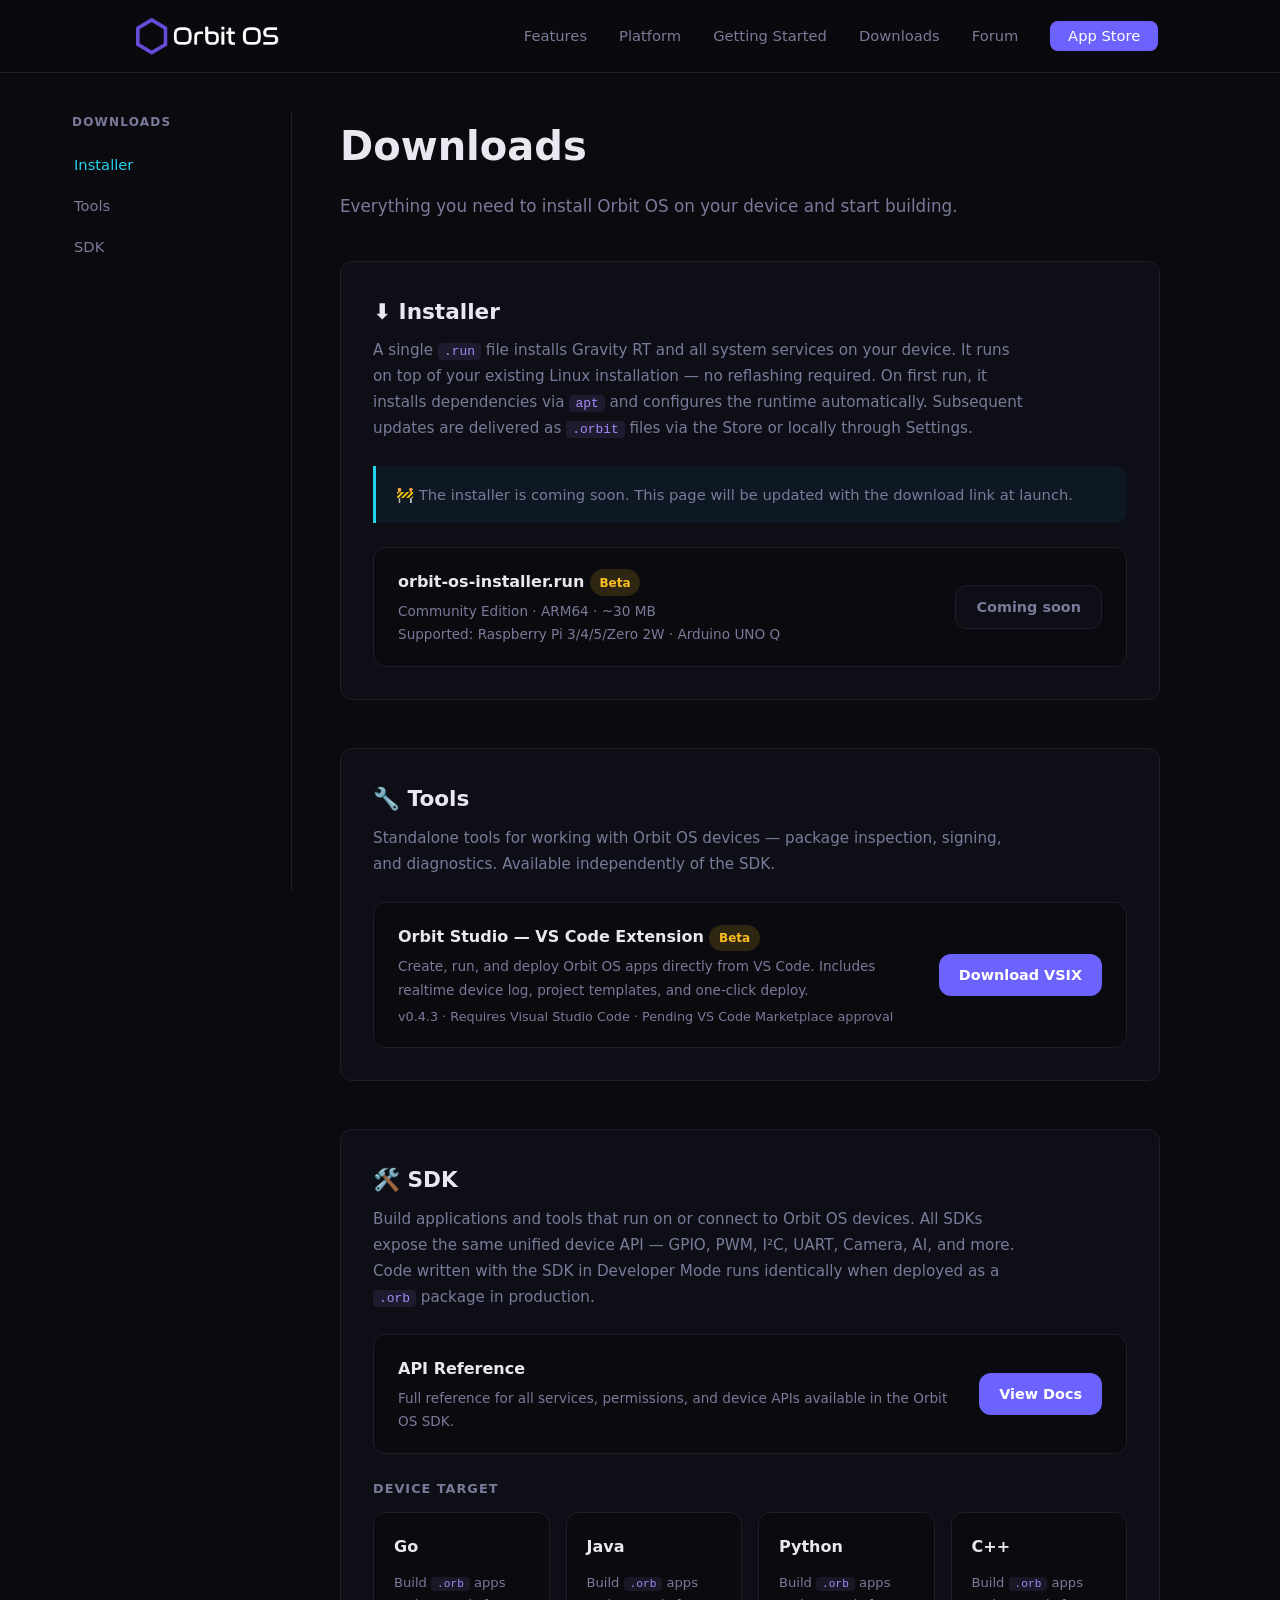
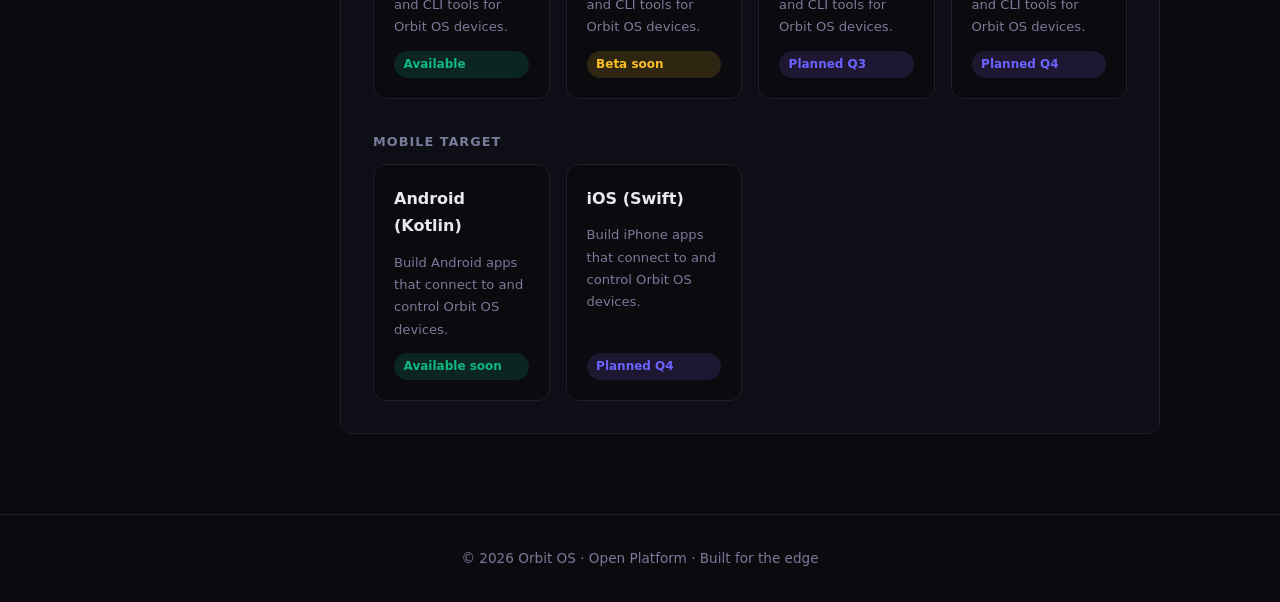
<file: downloads.html>
<!DOCTYPE html>
<html lang="en">

<head>
  <meta charset="UTF-8">
  <meta name="viewport" content="width=device-width, initial-scale=1.0">
  <title>Downloads — Orbit OS</title>

  <meta name="description"
    content="Download the Orbit OS installer, SDK, tools, documentation and articles.">
  <link rel="icon" type="image/svg+xml" href="favicon.svg" />
  <link rel="stylesheet" href="style.css?v=5" />

  <style>
    :root {
      --sidebar-width: 220px;
    }

    body {
      background-color: var(--bg);
      display: flex;
      flex-direction: column;
      min-height: 100vh;
    }

    .downloads-layout {
      display: flex;
      max-width: 1200px;
      margin: 80px auto 0;
      width: 100%;
      flex: 1;
      padding: 2rem;
      gap: 3rem;
    }

    /* Sidebar */
    .downloads-sidebar {
      width: var(--sidebar-width);
      flex-shrink: 0;
      position: sticky;
      top: 100px;
      height: calc(100vh - 120px);
      overflow-y: auto;
      padding-right: 1rem;
      border-right: 1px solid var(--border);
    }

    .downloads-sidebar::-webkit-scrollbar { width: 4px; }
    .downloads-sidebar::-webkit-scrollbar-thumb { background: var(--border); border-radius: 10px; }

    .sidebar-nav { list-style: none; }

    .sidebar-title {
      font-size: 0.75rem;
      text-transform: uppercase;
      letter-spacing: 0.1em;
      color: var(--muted);
      margin-bottom: 0.75rem;
      font-weight: 700;
    }

    .sidebar-link {
      display: block;
      padding: 0.5rem 0;
      color: var(--muted);
      font-size: 0.92rem;
      transition: color var(--transition);
      border-left: 2px solid transparent;
      padding-left: 1rem;
      margin-left: -1rem;
    }

    .sidebar-link:hover,
    .sidebar-link.active {
      color: var(--accent-cyan);
      border-left-color: var(--accent-cyan);
    }

    /* Content */
    .downloads-content {
      flex: 1;
      max-width: 820px;
    }

    .downloads-header {
      margin-bottom: 2.5rem;
    }

    .downloads-header h1 {
      font-size: 2.5rem;
      font-weight: 700;
      margin-bottom: 0.75rem;
    }

    .downloads-header p {
      color: var(--muted);
      font-size: 1.05rem;
      line-height: 1.7;
    }

    .download-section {
      margin-bottom: 3rem;
      border: 1px solid var(--border);
      border-radius: var(--radius);
      padding: 2rem;
      background: var(--bg-card);
      scroll-margin-top: 100px;
    }

    .download-section h2 {
      font-size: 1.35rem;
      font-weight: 700;
      margin-bottom: 0.5rem;
    }

    .download-section .section-desc {
      color: var(--muted);
      font-size: 0.95rem;
      line-height: 1.7;
      margin-bottom: 1.5rem;
    }

    .download-item {
      display: flex;
      align-items: center;
      justify-content: space-between;
      gap: 1rem;
      padding: 1.25rem 1.5rem;
      border: 1px solid var(--border);
      border-radius: var(--radius);
      background: var(--bg);
      margin-bottom: 1rem;
    }

    .download-item:last-child { margin-bottom: 0; }

    .download-item-info h3 {
      font-size: 1rem;
      font-weight: 600;
      margin-bottom: 0.25rem;
    }

    .download-item-info p {
      font-size: 0.85rem;
      color: var(--muted);
    }

    .download-item-info code {
      font-size: 0.82rem;
      background: rgba(255,255,255,0.06);
      padding: 0.15rem 0.4rem;
      border-radius: 4px;
    }

    .download-btn {
      display: inline-flex;
      align-items: center;
      gap: 0.4rem;
      padding: 0.55rem 1.25rem;
      border-radius: var(--radius);
      font-size: 0.9rem;
      font-weight: 600;
      white-space: nowrap;
      transition: opacity var(--transition);
    }

    .download-btn.primary {
      background: var(--accent);
      color: #fff;
    }

    .download-btn.primary:hover { opacity: 0.85; }

    .download-btn.disabled {
      background: var(--bg-card);
      border: 1px solid var(--border);
      color: var(--muted);
      cursor: not-allowed;
      pointer-events: none;
    }

    .sdk-grid {
      display: grid;
      grid-template-columns: repeat(auto-fill, minmax(175px, 1fr));
      gap: 1rem;
    }

    .sdk-card {
      border: 1px solid var(--border);
      border-radius: var(--radius);
      background: var(--bg);
      padding: 1.25rem;
      display: flex;
      flex-direction: column;
      gap: 0.75rem;
    }

    .sdk-card h3 { font-size: 1rem; font-weight: 600; }

    .sdk-card p {
      font-size: 0.82rem;
      color: var(--muted);
      flex: 1;
    }

    .badge {
      display: inline-block;
      font-size: 0.75rem;
      font-weight: 600;
      padding: 0.2rem 0.6rem;
      border-radius: 999px;
    }

    .badge.ready   { background: rgba(16,185,129,0.15); color: #10b981; }
    .badge.wip     { background: rgba(251,191,36,0.15);  color: #fbbf24; }
    .badge.planned { background: rgba(139,92,246,0.15);  color: var(--accent); }

    .note-box {
      border-left: 3px solid var(--accent-cyan);
      background: rgba(34,211,238,0.05);
      padding: 1rem 1.25rem;
      border-radius: 0 var(--radius) var(--radius) 0;
      margin-bottom: 1.5rem;
      font-size: 0.92rem;
      color: var(--muted);
    }

    @media (max-width: 768px) {
      .downloads-sidebar { display: none; }
      .downloads-layout { gap: 0; }
    }

    @media (max-width: 640px) {
      .downloads-layout { padding: 0.75rem; margin-top: 80px; }
      .downloads-header h1 { font-size: 1.8rem; }
      .download-item { flex-direction: column; align-items: flex-start; }
      .sdk-grid { grid-template-columns: 1fr 1fr; }
    }
  </style>
</head>

<body>

  <!-- Navigation -->
  <nav class="navbar" id="navbar">
    <div class="nav-container">
      <div class="logo">
        <a href="index.html" class="logo-link" aria-label="Orbit OS — Home">
          <img src="logo8.png" alt="Orbit OS" class="logo-img" width="200" height="48" />
        </a>
      </div>
      <button class="nav-toggle" id="navToggle" aria-label="Toggle menu">
        <span></span><span></span><span></span>
      </button>
      <ul class="nav-links" id="navLinks">
        <li><a href="index.html#features" class="nav-close">Features</a></li>
        <li><a href="platform.html" class="nav-close">Platform</a></li>
        <li><a href="getting_started.html" class="nav-close">Getting Started</a></li>
        <li><a href="downloads.html" class="nav-close active">Downloads</a></li>
        <li><a href="https://forum.orbit-os.org" class="nav-close" target="_blank" rel="noopener noreferrer">Forum</a></li>
        <li><a href="https://store.orbit-os.org" class="btn-nav nav-close" target="_blank" rel="noopener noreferrer">App Store</a></li>
      </ul>
    </div>
  </nav>

  <div class="downloads-layout">

    <!-- Sidebar -->
    <aside class="downloads-sidebar">
      <nav class="sidebar-nav">
        <p class="sidebar-title">Downloads</p>
        <a href="#installer" class="sidebar-link">Installer</a>
        <a href="#tools" class="sidebar-link">Tools</a>
        <a href="#sdk" class="sidebar-link">SDK</a>
      </nav>
    </aside>

    <!-- Content -->
    <main class="downloads-content">

      <div class="downloads-header">
        <h1>Downloads</h1>
        <p>Everything you need to install Orbit OS on your device and start building.</p>
      </div>

      <!-- Orbit OS Installer -->
      <div class="download-section" id="installer">
        <h2>⬇️ Installer</h2>
        <p class="section-desc">
          A single <code>.run</code> file installs Gravity RT and all system services on your device.
          It runs on top of your existing Linux installation — no reflashing required.
          On first run, it installs dependencies via <code>apt</code> and configures the runtime automatically.
          Subsequent updates are delivered as <code>.orbit</code> files via the Store or locally through Settings.
        </p>

        <div class="note-box">
          🚧 The installer is coming soon. This page will be updated with the download link at launch.
        </div>

        <div class="download-item">
          <div class="download-item-info">
            <h3>orbit-os-installer.run <span class="badge wip">Beta</span></h3>
            <p>Community Edition · ARM64 · ~30 MB</p>
            <p>Supported: Raspberry Pi 3/4/5/Zero 2W · Arduino UNO Q</p>
          </div>
          <a class="download-btn disabled">Coming soon</a>
        </div>
      </div>

      <!-- Tools -->
      <div class="download-section" id="tools">
        <h2>🔧 Tools</h2>
        <p class="section-desc">
          Standalone tools for working with Orbit OS devices — package inspection, signing, and diagnostics.
          Available independently of the SDK.
        </p>


        <div class="download-item">
          <div class="download-item-info">
            <h3>Orbit Studio — VS Code Extension <span class="badge wip">Beta</span></h3>
            <p>Create, run, and deploy Orbit OS apps directly from VS Code. Includes realtime device log, project templates, and one-click deploy.</p>
            <p style="margin-top: 4px; font-size: 0.8rem; color: var(--muted);">v0.4.3 · Requires Visual Studio Code · Pending VS Code Marketplace approval</p>
          </div>
          <a href="downloads/tools/orbit-studio/orbit-studio-0.4.3.vsix" class="download-btn primary" download>Download VSIX</a>
        </div>

      </div>

      <!-- SDK -->
      <div class="download-section" id="sdk">
        <h2>🛠️ SDK</h2>
        <p class="section-desc">
          Build applications and tools that run on or connect to Orbit OS devices.
          All SDKs expose the same unified device API — GPIO, PWM, I²C, UART, Camera, AI, and more.
          Code written with the SDK in Developer Mode runs identically when deployed as a <code>.orb</code> package in production.
        </p>

        <div class="download-item" style="margin-bottom: 1.5rem;">
          <div class="download-item-info">
            <h3>API Reference</h3>
            <p>Full reference for all services, permissions, and device APIs available in the Orbit OS SDK.</p>
          </div>
          <a href="api-reference.html" class="download-btn primary">View Docs</a>
        </div>

        <p style="font-size: 0.8rem; text-transform: uppercase; letter-spacing: 0.08em; color: var(--muted); font-weight: 700; margin-bottom: 0.75rem;">Device Target</p>
        <div class="sdk-grid" style="margin-bottom: 2rem;">
          <a class="sdk-card" href="api-reference.html" style="text-decoration: none; color: inherit;">
            <h3>Go</h3>
            <p>Build <code>.orb</code> apps and CLI tools for Orbit OS devices.</p>
            <span class="badge ready">Available</span>
          </a>
          <div class="sdk-card">
            <h3>Java</h3>
            <p>Build <code>.orb</code> apps and CLI tools for Orbit OS devices.</p>
            <span class="badge wip">Beta soon</span>
          </div>
          <div class="sdk-card">
            <h3>Python</h3>
            <p>Build <code>.orb</code> apps and CLI tools for Orbit OS devices.</p>
            <span class="badge planned">Planned Q3</span>
          </div>
          <div class="sdk-card">
            <h3>C++</h3>
            <p>Build <code>.orb</code> apps and CLI tools for Orbit OS devices.</p>
            <span class="badge planned">Planned Q4</span>
          </div>
        </div>

        <p style="font-size: 0.8rem; text-transform: uppercase; letter-spacing: 0.08em; color: var(--muted); font-weight: 700; margin-bottom: 0.75rem;">Mobile Target</p>
        <div class="sdk-grid">
          <div class="sdk-card">
            <h3>Android (Kotlin)</h3>
            <p>Build Android apps that connect to and control Orbit OS devices.</p>
            <span class="badge ready">Available soon</span>
          </div>
          <div class="sdk-card">
            <h3>iOS (Swift)</h3>
            <p>Build iPhone apps that connect to and control Orbit OS devices.</p>
            <span class="badge planned">Planned Q4</span>
          </div>
        </div>
      </div>

    </main>
  </div>

  <!-- Footer -->
  <footer class="footer">
    <div class="footer-container">
      <p class="footer-copy">&copy; 2026 Orbit OS &middot; Open Platform &middot; Built for the edge</p>
    </div>
  </footer>

  <script>
    // Hamburger menu
    const toggle = document.getElementById('navToggle');
    const navLinks = document.getElementById('navLinks');

    toggle.addEventListener('click', () => {
      const open = navLinks.classList.toggle('open');
      toggle.classList.toggle('open', open);
    });

    document.querySelectorAll('.nav-close').forEach(link => {
      link.addEventListener('click', () => {
        navLinks.classList.remove('open');
        toggle.classList.remove('open');
      });
    });

    // Active sidebar link on scroll
    const sections = document.querySelectorAll('.download-section[id]');
    const sidebarLinks = document.querySelectorAll('.sidebar-link');

    const observer = new IntersectionObserver(entries => {
      entries.forEach(entry => {
        if (entry.isIntersecting) {
          sidebarLinks.forEach(l => l.classList.remove('active'));
          const active = document.querySelector(`.sidebar-link[href="#${entry.target.id}"]`);
          if (active) active.classList.add('active');
        }
      });
    }, { rootMargin: '-20% 0px -70% 0px' });

    sections.forEach(s => observer.observe(s));
  </script>

</body>
</html>
</file>
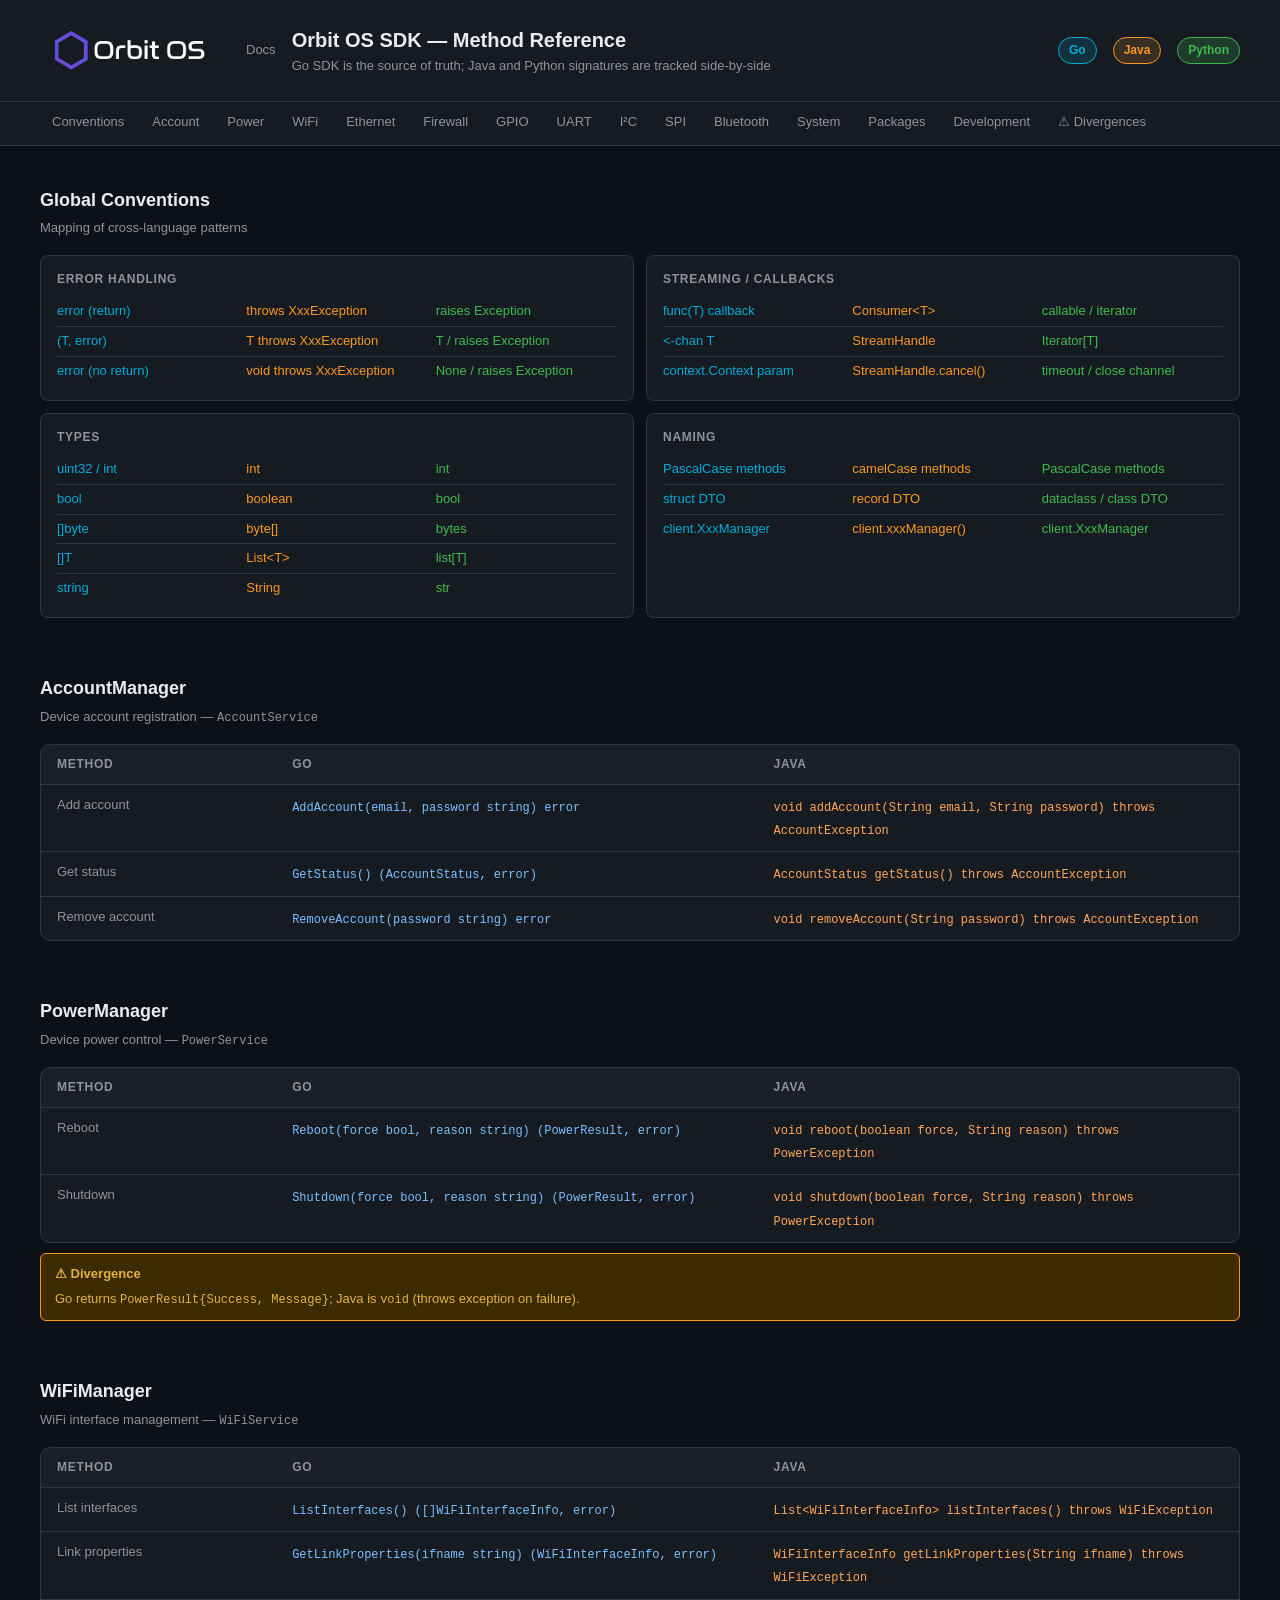
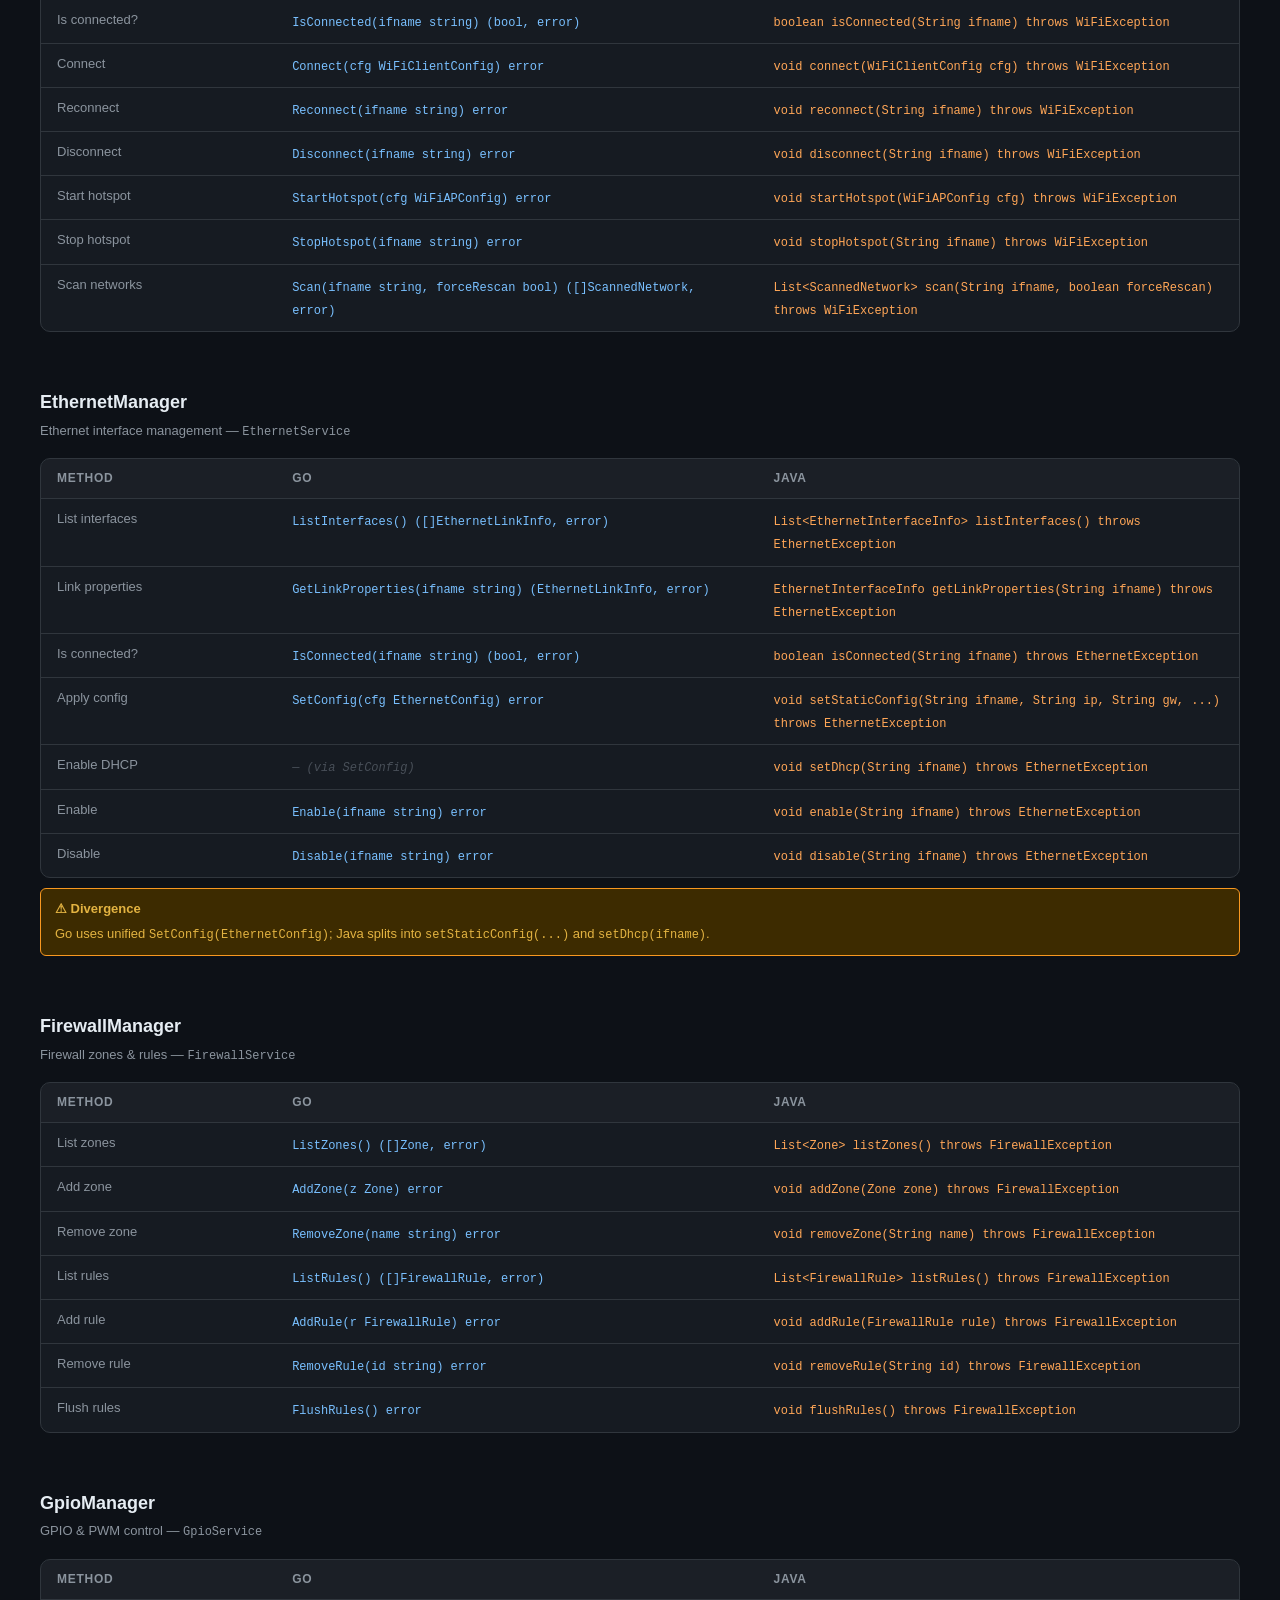
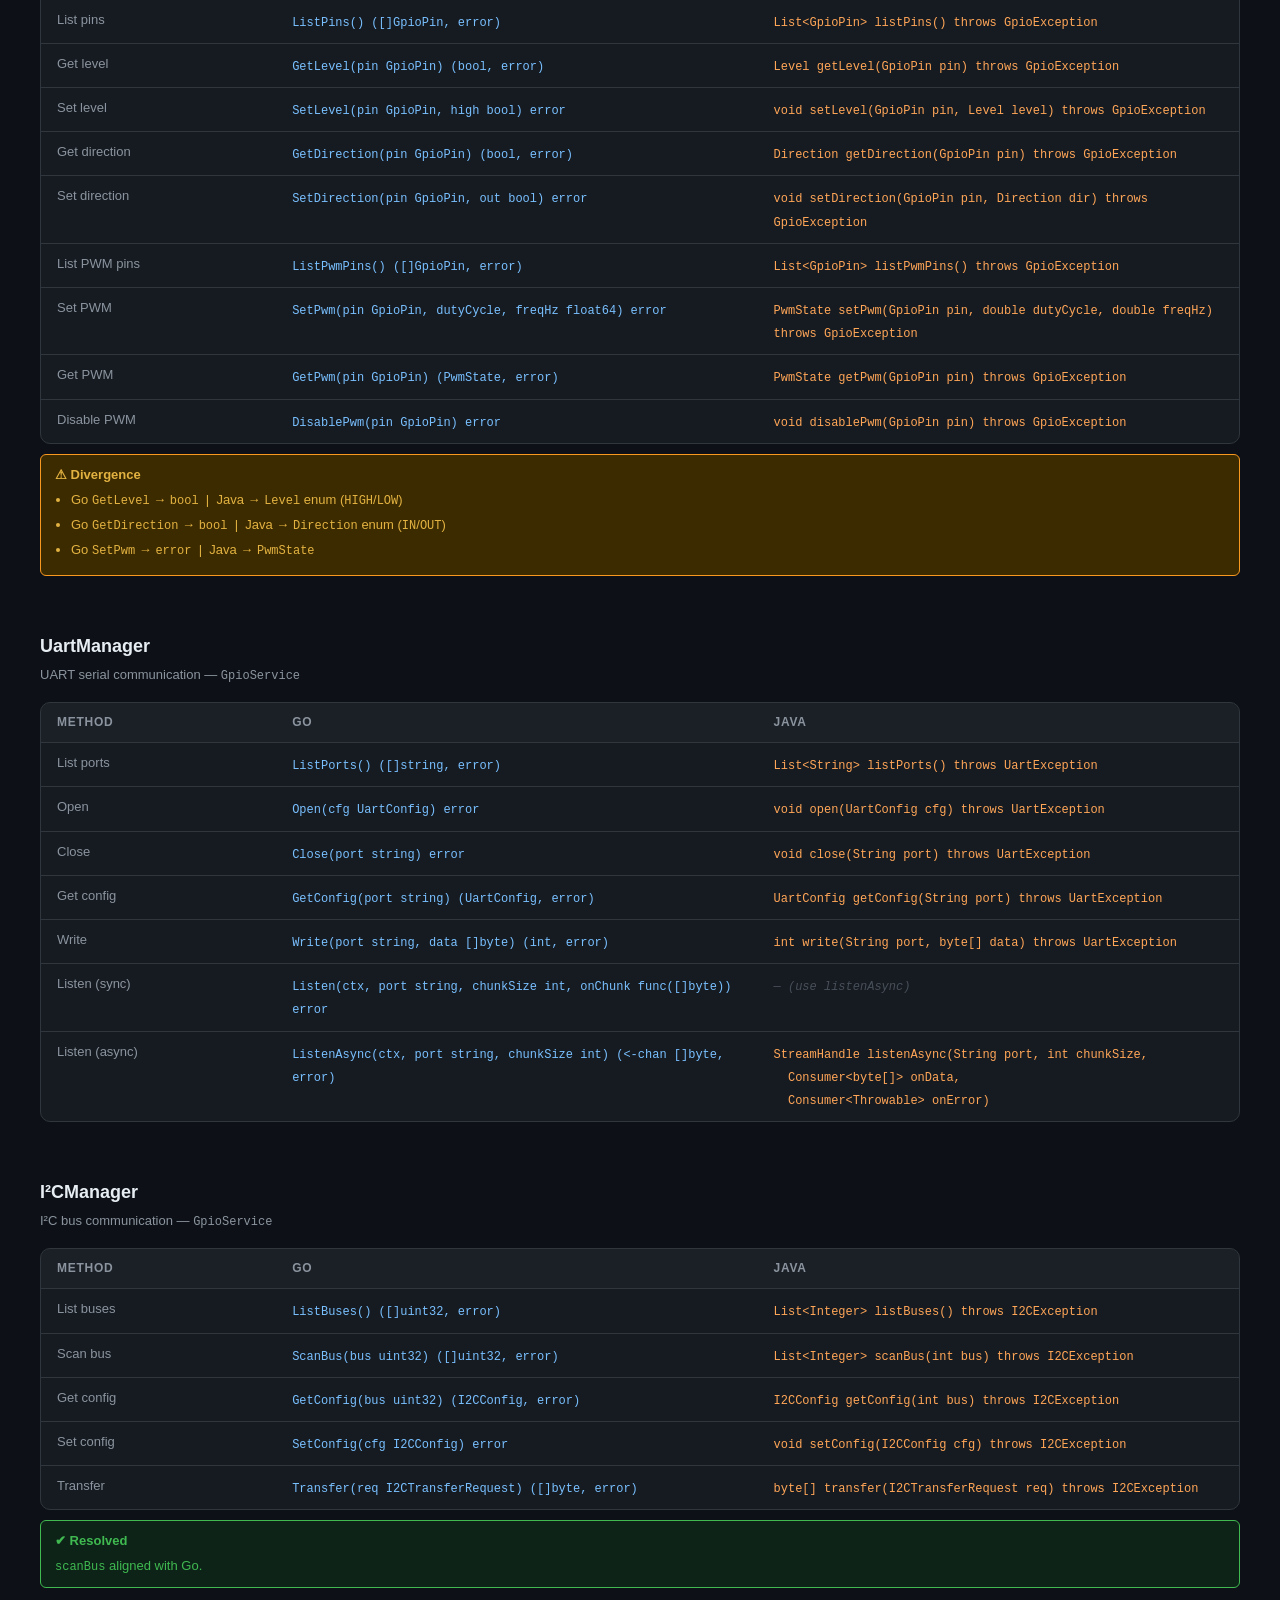
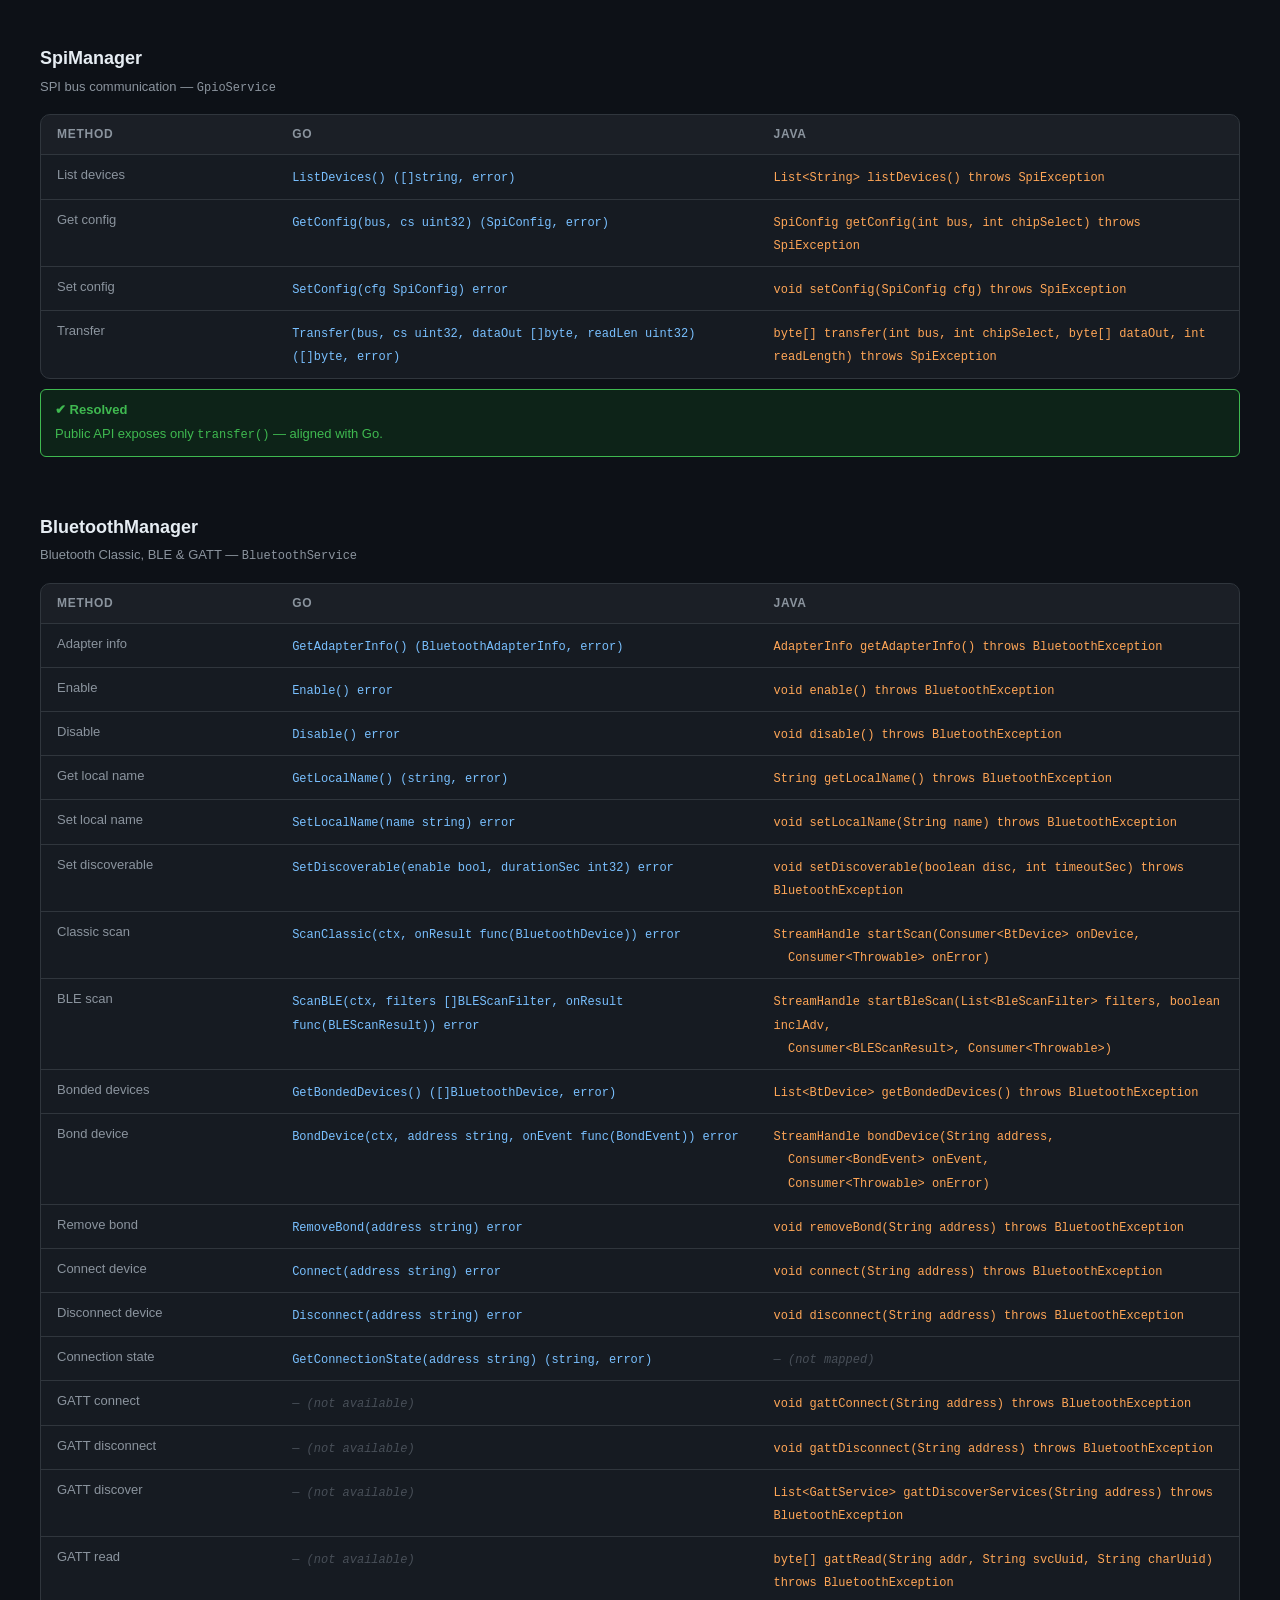
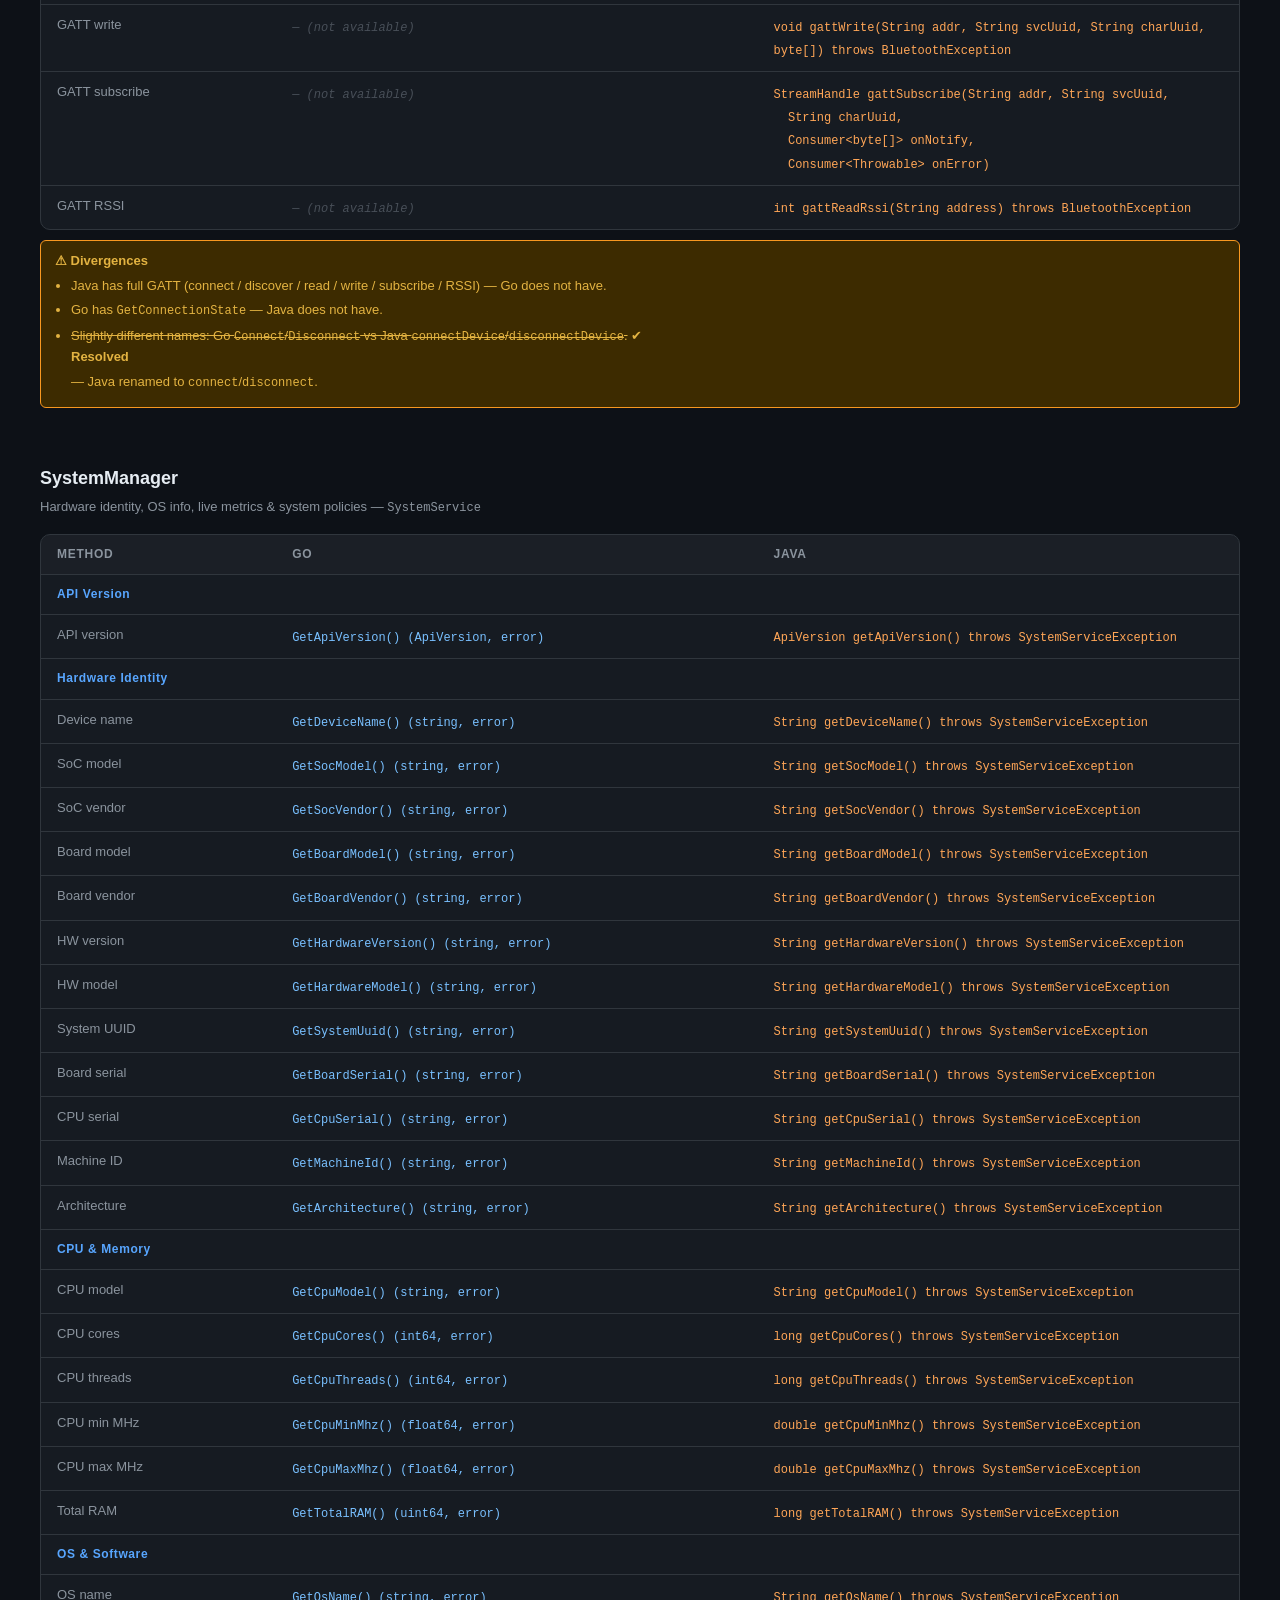
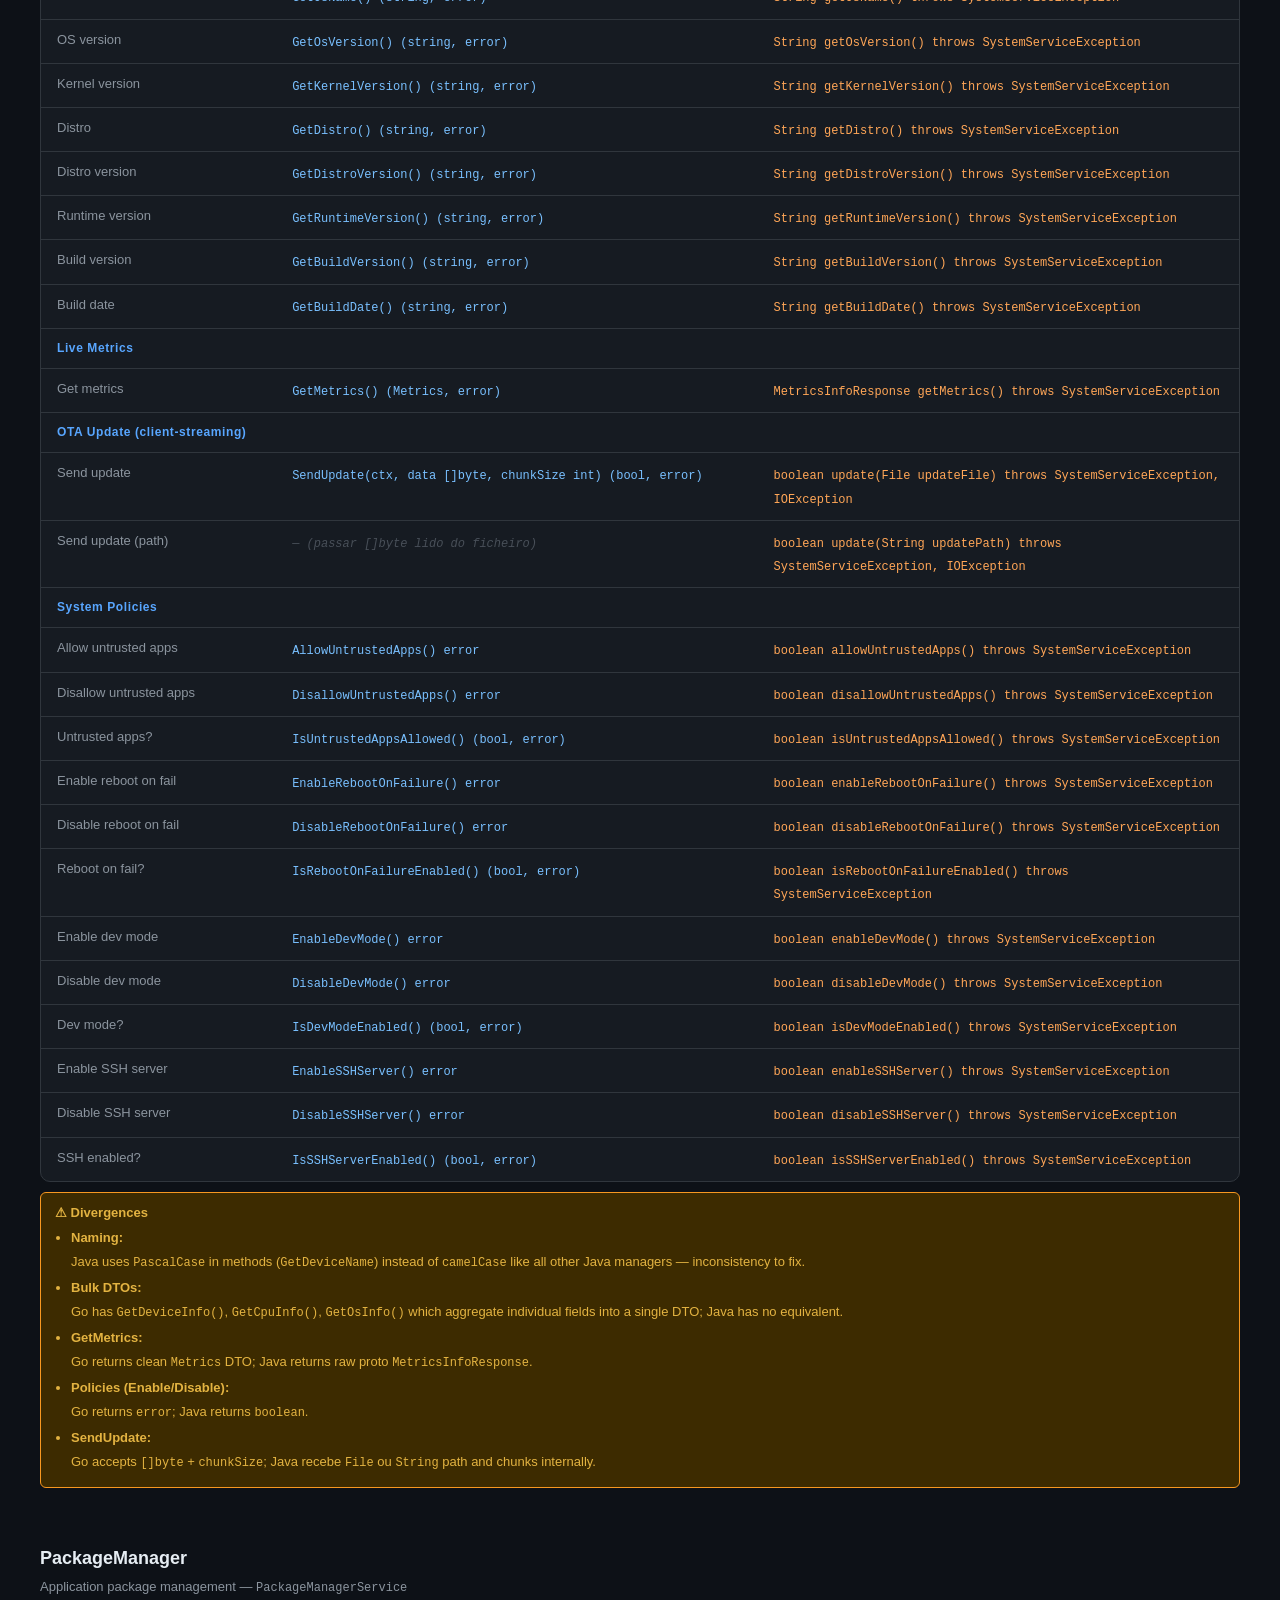
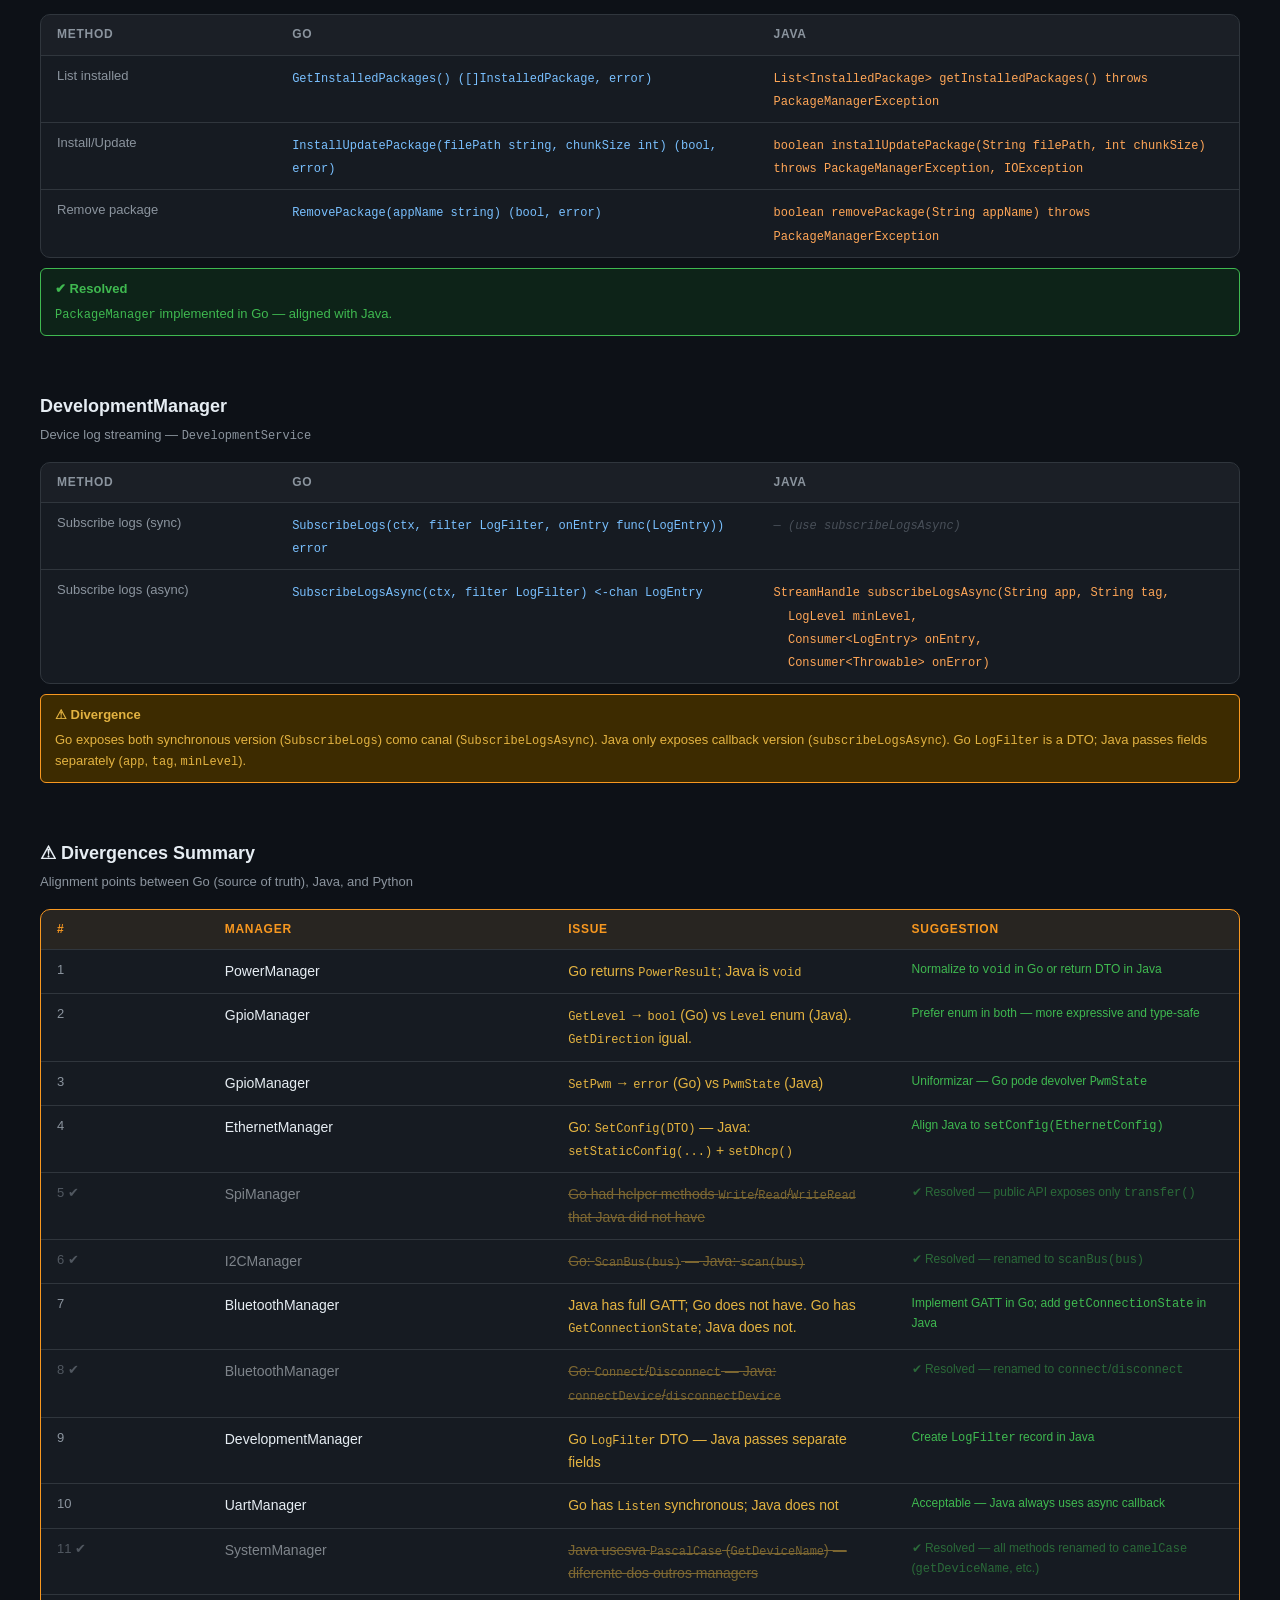
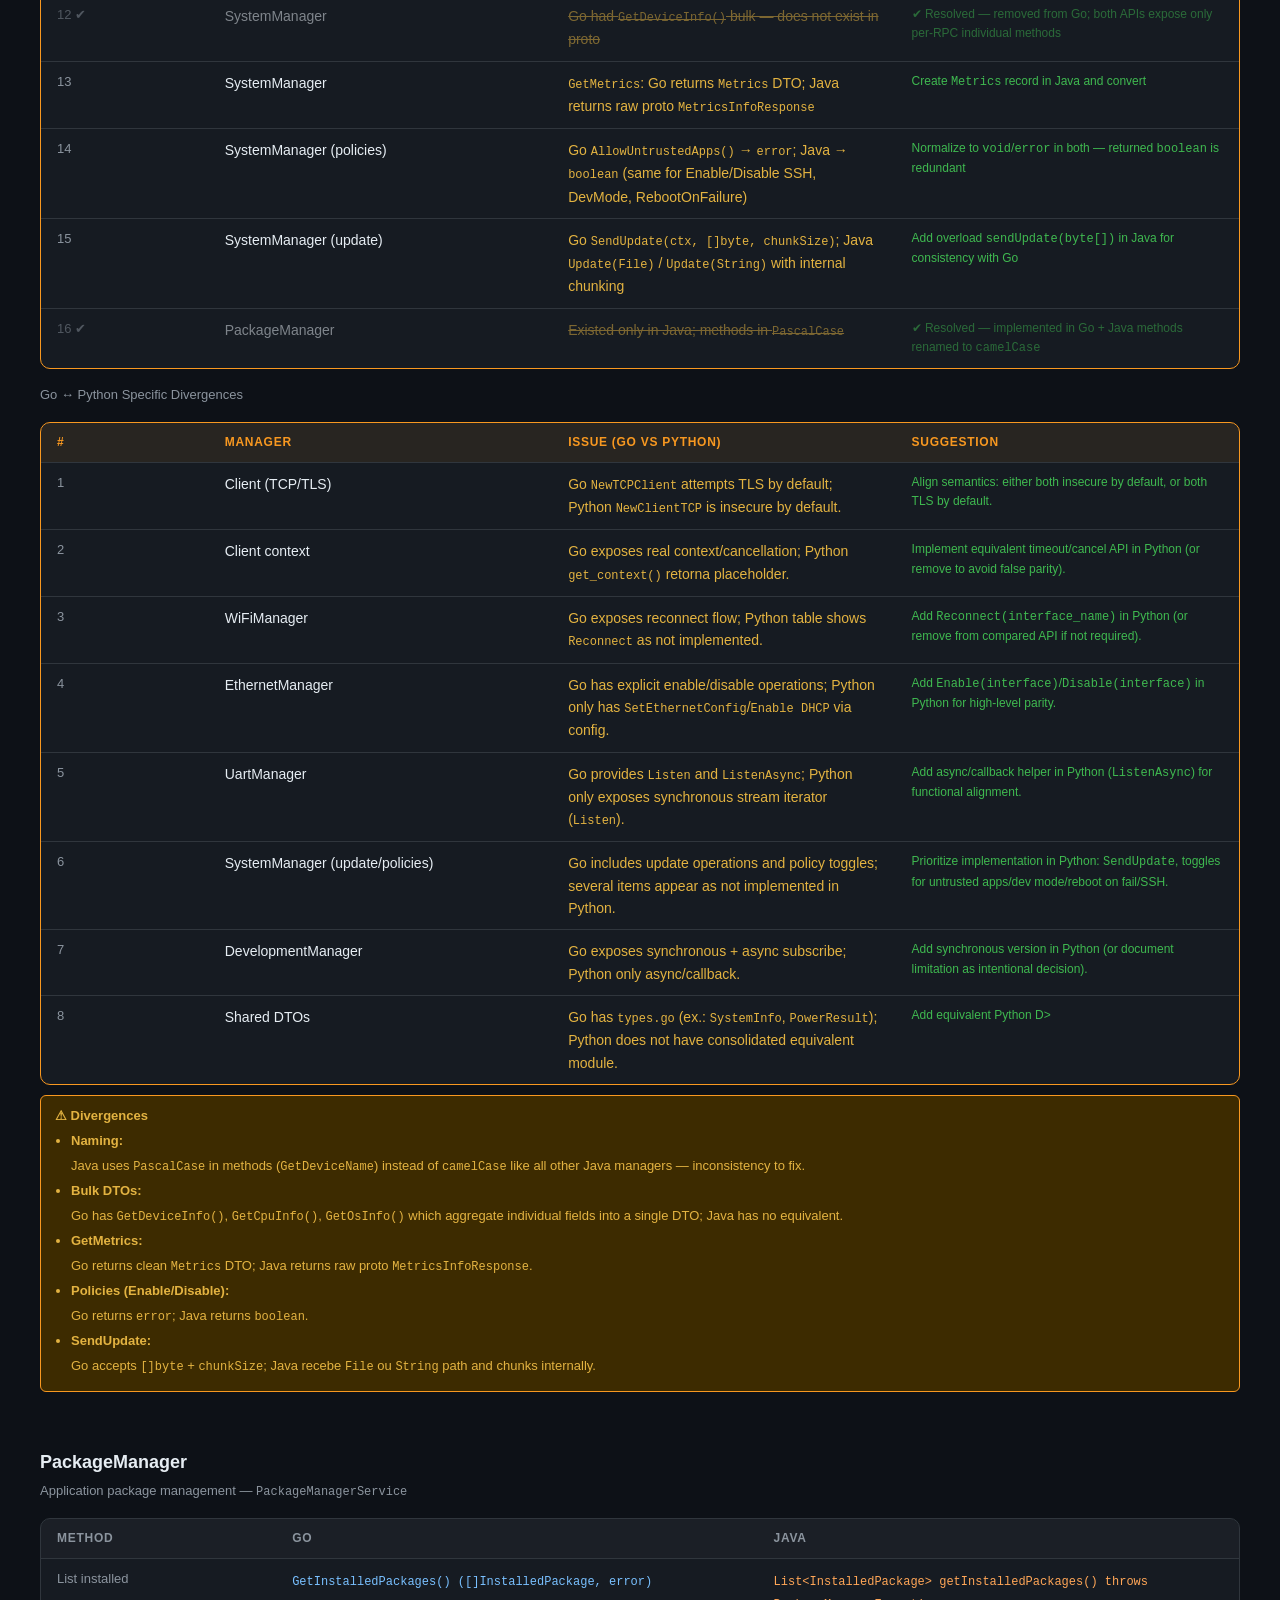
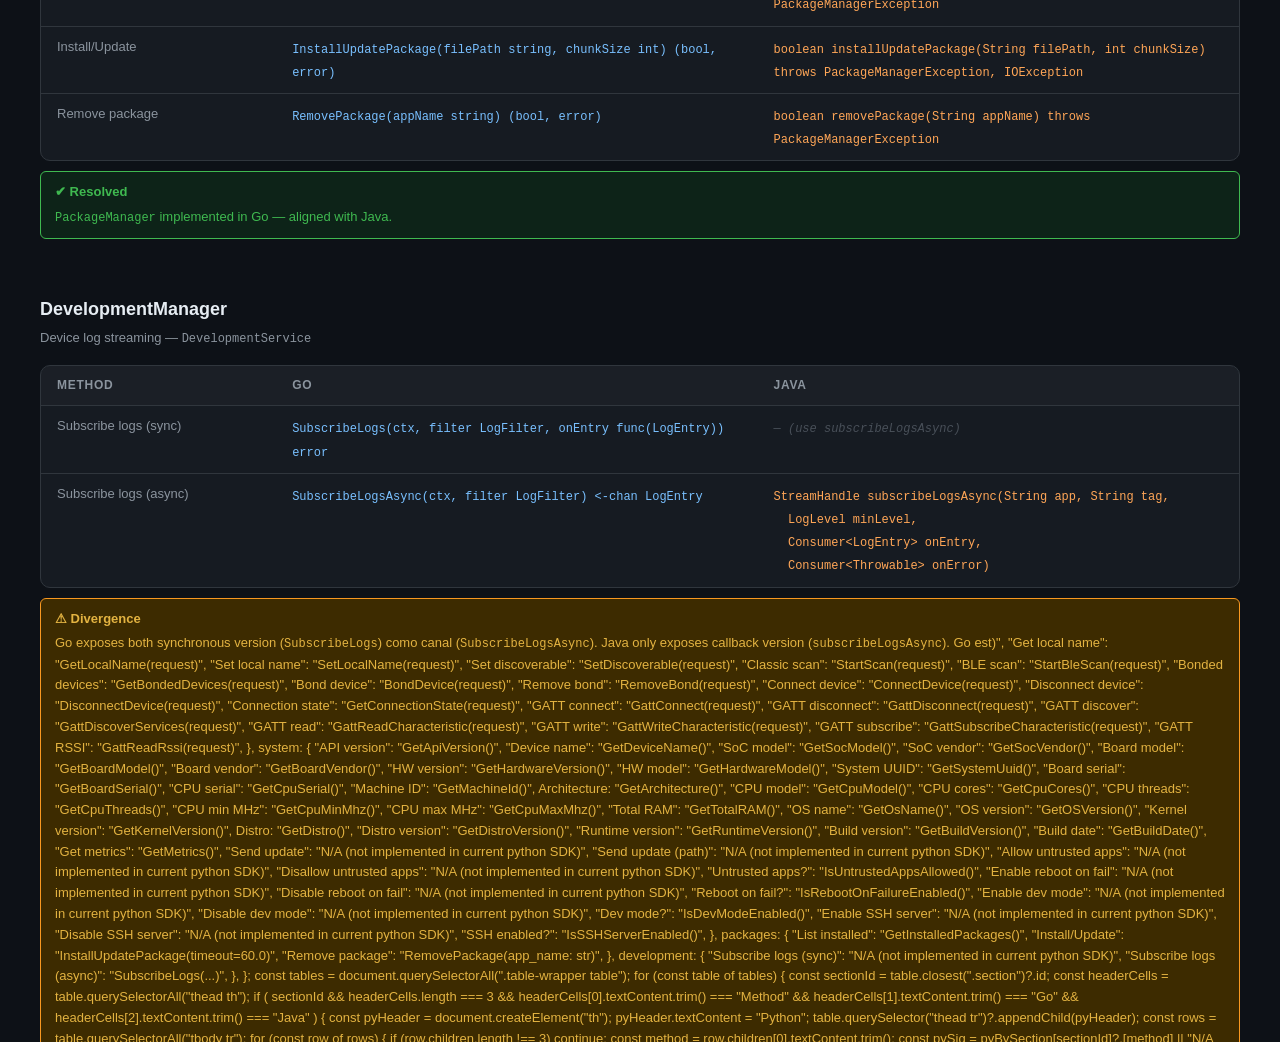
<file: sdk_comparison.html>
<!DOCTYPE html>
<html lang="en">
<head>
  <meta charset="UTF-8" />
  <meta name="viewport" content="width=device-width, initial-scale=1.0" />
  <title>Orbit OS SDK — Go vs Java vs Python Method Reference</title>
  <link rel="canonical" href="https://www.orbit-os.org/sdk_comparison.html">
  <link rel="icon" type="image/svg+xml" href="favicon.svg" />
  <style>
    :root {
      --bg: #0d1117;
      --surface: #161b22;
      --border: #30363d;
      --accent-go: #00add8;
      --accent-java: #f89820;
      --accent-python: #3fb950;
      --text: #e6edf3;
      --muted: #8b949e;
      --warn-bg: #3d2b00;
      --warn-border: #f89820;
      --ok-bg: #0d2318;
      --ok-border: #3fb950;
      --tag-go: rgba(0,173,216,.15);
      --tag-java: rgba(248,152,32,.15);
      --tag-python: rgba(63,185,80,.20);
      --row-hover: rgba(255,255,255,.03);
    }
    * { box-sizing: border-box; margin: 0; padding: 0; }
    body {
      font-family: -apple-system, BlinkMacSystemFont, "Segoe UI", Roboto, sans-serif;
      background: var(--bg);
      color: var(--text);
      font-size: 14px;
      line-height: 1.6;
    }

    /* ── Layout ─────────────────────────────────────────────── */
    header {
      background: var(--surface);
      border-bottom: 1px solid var(--border);
      padding: 24px 40px;
      display: flex;
      align-items: center;
      gap: 16px;
      position: sticky;
      top: 0;
      z-index: 100;
    }
    header h1 { font-size: 20px; font-weight: 600; }
    header p { color: var(--muted); font-size: 13px; }
    .header-logo {
      flex-shrink: 0;
      display: flex;
      align-items: center;
      line-height: 0;
    }
    .header-logo img {
      height: 42px;
      width: auto;
      max-width: 200px;
      display: block;
      object-fit: contain;
    }
    .badge {
      display: inline-flex; align-items: center; gap: 6px;
      padding: 3px 10px; border-radius: 20px; font-size: 12px; font-weight: 600;
    }
    .badge-go   { background: var(--tag-go);   color: var(--accent-go);   border: 1px solid var(--accent-go); }
    .badge-java { background: var(--tag-java); color: var(--accent-java); border: 1px solid var(--accent-java); }
    .badge-python { background: var(--tag-python); color: var(--accent-python); border: 1px solid var(--accent-python); }

    nav {
      position: sticky;
      top: 73px;
      background: var(--surface);
      border-bottom: 1px solid var(--border);
      padding: 0 40px;
      display: flex;
      gap: 4px;
      overflow-x: auto;
      z-index: 99;
    }
    nav a {
      color: var(--muted);
      text-decoration: none;
      padding: 10px 12px;
      font-size: 13px;
      white-space: nowrap;
      border-bottom: 2px solid transparent;
      transition: color .15s, border-color .15s;
    }
    nav a:hover { color: var(--text); border-color: var(--border); }

    main { max-width: 1400px; margin: 0 auto; padding: 40px 40px 80px; }

    /* ── Section ────────────────────────────────────────────── */
    .section { margin-bottom: 56px; }
    .section-title {
      font-size: 18px; font-weight: 600;
      margin-bottom: 4px;
      display: flex; align-items: center; gap: 10px;
    }
    .section-subtitle { color: var(--muted); font-size: 13px; margin-bottom: 16px; }

    /* ── Conventions box ────────────────────────────────────── */
    .conventions {
      display: grid;
      grid-template-columns: repeat(2, minmax(420px, 1fr));
      gap: 12px;
      margin-bottom: 48px;
    }
    .conv-card {
      background: var(--surface);
      border: 1px solid var(--border);
      border-radius: 8px;
      padding: 14px 16px;
    }
    .conv-card h4 { font-size: 12px; text-transform: uppercase; letter-spacing: .06em; color: var(--muted); margin-bottom: 8px; }
    .conv-row {
      display: grid;
      grid-template-columns: repeat(3, minmax(0, 1fr));
      gap: 8px;
      padding: 4px 0;
      border-bottom: 1px solid var(--border);
      font-size: 13px;
    }
    .conv-row:last-child { border-bottom: none; }
    .conv-go   { color: var(--accent-go); }
    .conv-java { color: var(--accent-java); }
    .conv-python { color: var(--accent-python); }

    @media (max-width: 1024px) {
      .conventions {
        grid-template-columns: 1fr;
      }
    }

    /* ── Table ──────────────────────────────────────────────── */
    .table-wrapper {
      background: var(--surface);
      border: 1px solid var(--border);
      border-radius: 10px;
      overflow: hidden;
    }
    table { width: 100%; border-collapse: collapse; }
    thead th {
      padding: 10px 16px;
      font-size: 12px;
      text-transform: uppercase;
      letter-spacing: .06em;
      color: var(--muted);
      text-align: left;
      border-bottom: 1px solid var(--border);
      background: rgba(255,255,255,.02);
    }
    thead th:first-child { width: 14%; }
    thead th:nth-child(2), thead th:nth-child(3), thead th:nth-child(4) { width: 28.66%; }
    tbody tr { border-bottom: 1px solid var(--border); transition: background .1s; }
    tbody tr:last-child { border-bottom: none; }
    tbody tr:hover { background: var(--row-hover); }
    td { padding: 10px 16px; vertical-align: top; }
    td:first-child { color: var(--muted); font-size: 13px; }
    code {
      font-family: "JetBrains Mono", "Fira Code", "Cascadia Code", monospace;
      font-size: 12px;
      white-space: pre-wrap;
      word-break: break-word;
    }
    .go-sig   { color: #79c0ff; }
    .java-sig { color: #ffa657; }
    .py-sig { color: var(--accent-python); }
    .na       { color: #484f58; font-style: italic; font-size: 12px; }

    /* ── Divergence banner ──────────────────────────────────── */
    .divergence {
      margin-top: 10px;
      background: var(--warn-bg);
      border: 1px solid var(--warn-border);
      border-radius: 6px;
      padding: 10px 14px;
      font-size: 13px;
      color: #e3b341;
    }
    .divergence strong { display: block; margin-bottom: 4px; }
    .divergence ul { padding-left: 16px; }
    .divergence li { margin-bottom: 4px; }

    /* ── Summary divergence table ───────────────────────────── */
    .summary-table-wrapper {
      background: var(--surface);
      border: 1px solid var(--warn-border);
      border-radius: 10px;
      overflow: hidden;
    }
    .summary-table-wrapper thead th { background: rgba(248,152,32,.08); color: var(--warn-border); }
    .summary-table-wrapper td:nth-child(3) { color: #e3b341; }
    .summary-table-wrapper td:nth-child(4) { color: #3fb950; font-size: 12px; }

    /* ── Scrollbar ──────────────────────────────────────────── */
    ::-webkit-scrollbar { width: 6px; height: 6px; }
    ::-webkit-scrollbar-track { background: transparent; }
    ::-webkit-scrollbar-thumb { background: var(--border); border-radius: 3px; }
  </style>
</head>
<body>

<header>
  <div style="display: flex; align-items: center; gap: 24px;">
    <a href="index.html" class="header-logo" aria-label="Orbit OS — Home">
      <img src="logo8.png" alt="Orbit OS" width="200" height="48" />
    </a>
    <a href="docs.html" style="color: var(--muted); text-decoration: none; font-size: 13px; font-weight: 500; transition: color .15s;" onmouseover="this.style.color='var(--text)'" onmouseout="this.style.color='var(--muted)'">Docs</a>
  </div>
  <div style="flex-grow: 1;">
    <h1>Orbit OS SDK — Method Reference</h1>
    <p>Go SDK is the source of truth; Java and Python signatures are tracked side-by-side</p>
  </div>
  <span class="badge badge-go">Go</span>
  <span class="badge badge-java">Java</span>
  <span class="badge badge-python">Python</span>
</header>

<nav>
  <a href="#conventions">Conventions</a>
  <a href="#account">Account</a>
  <a href="#power">Power</a>
  <a href="#wifi">WiFi</a>
  <a href="#ethernet">Ethernet</a>
  <a href="#firewall">Firewall</a>
  <a href="#gpio">GPIO</a>
  <a href="#uart">UART</a>
  <a href="#i2c">I²C</a>
  <a href="#spi">SPI</a>
  <a href="#bluetooth">Bluetooth</a>
  <a href="#system">System</a>
  <a href="#packages">Packages</a>
  <a href="#development">Development</a>
  <a href="#divergences">⚠ Divergences</a>
</nav>

<main>

<!-- ═══════════════════════════════════════════════════════════ CONVENTIONS -->
<div class="section" id="conventions">
  <div class="section-title">Global Conventions</div>
  <div class="section-subtitle">Mapping of cross-language patterns</div>
  <div class="conventions">
    <div class="conv-card">
      <h4>Error Handling</h4>
      <div class="conv-row"><span class="conv-go">error (return)</span><span class="conv-java">throws XxxException</span><span class="conv-python">raises Exception</span></div>
      <div class="conv-row"><span class="conv-go">(T, error)</span><span class="conv-java">T throws XxxException</span><span class="conv-python">T / raises Exception</span></div>
      <div class="conv-row"><span class="conv-go">error (no return)</span><span class="conv-java">void throws XxxException</span><span class="conv-python">None / raises Exception</span></div>
    </div>
    <div class="conv-card">
      <h4>Streaming / Callbacks</h4>
      <div class="conv-row"><span class="conv-go">func(T) callback</span><span class="conv-java">Consumer&lt;T&gt;</span><span class="conv-python">callable / iterator</span></div>
      <div class="conv-row"><span class="conv-go">&lt;-chan T</span><span class="conv-java">StreamHandle</span><span class="conv-python">Iterator[T]</span></div>
      <div class="conv-row"><span class="conv-go">context.Context param</span><span class="conv-java">StreamHandle.cancel()</span><span class="conv-python">timeout / close channel</span></div>
    </div>
    <div class="conv-card">
      <h4>Types</h4>
      <div class="conv-row"><span class="conv-go">uint32 / int</span><span class="conv-java">int</span><span class="conv-python">int</span></div>
      <div class="conv-row"><span class="conv-go">bool</span><span class="conv-java">boolean</span><span class="conv-python">bool</span></div>
      <div class="conv-row"><span class="conv-go">[]byte</span><span class="conv-java">byte[]</span><span class="conv-python">bytes</span></div>
      <div class="conv-row"><span class="conv-go">[]T</span><span class="conv-java">List&lt;T&gt;</span><span class="conv-python">list[T]</span></div>
      <div class="conv-row"><span class="conv-go">string</span><span class="conv-java">String</span><span class="conv-python">str</span></div>
    </div>
    <div class="conv-card">
      <h4>Naming</h4>
      <div class="conv-row"><span class="conv-go">PascalCase methods</span><span class="conv-java">camelCase methods</span><span class="conv-python">PascalCase methods</span></div>
      <div class="conv-row"><span class="conv-go">struct DTO</span><span class="conv-java">record DTO</span><span class="conv-python">dataclass / class DTO</span></div>
      <div class="conv-row"><span class="conv-go">client.XxxManager</span><span class="conv-java">client.xxxManager()</span><span class="conv-python">client.XxxManager</span></div>
    </div>
  </div>
</div>

<!-- ═══════════════════════════════════════════════════════════ ACCOUNT -->
<div class="section" id="account">
  <div class="section-title">AccountManager</div>
  <div class="section-subtitle">Device account registration — <code>AccountService</code></div>
  <div class="table-wrapper">
    <table>
      <thead><tr><th>Method</th><th>Go</th><th>Java</th></tr></thead>
      <tbody>
        <tr>
          <td>Add account</td>
          <td><code class="go-sig">AddAccount(email, password string) error</code></td>
          <td><code class="java-sig">void addAccount(String email, String password) throws AccountException</code></td>
        </tr>
        <tr>
          <td>Get status</td>
          <td><code class="go-sig">GetStatus() (AccountStatus, error)</code></td>
          <td><code class="java-sig">AccountStatus getStatus() throws AccountException</code></td>
        </tr>
        <tr>
          <td>Remove account</td>
          <td><code class="go-sig">RemoveAccount(password string) error</code></td>
          <td><code class="java-sig">void removeAccount(String password) throws AccountException</code></td>
        </tr>
      </tbody>
    </table>
  </div>
</div>

<!-- ═══════════════════════════════════════════════════════════ POWER -->
<div class="section" id="power">
  <div class="section-title">PowerManager</div>
  <div class="section-subtitle">Device power control — <code>PowerService</code></div>
  <div class="table-wrapper">
    <table>
      <thead><tr><th>Method</th><th>Go</th><th>Java</th></tr></thead>
      <tbody>
        <tr>
          <td>Reboot</td>
          <td><code class="go-sig">Reboot(force bool, reason string) (PowerResult, error)</code></td>
          <td><code class="java-sig">void reboot(boolean force, String reason) throws PowerException</code></td>
        </tr>
        <tr>
          <td>Shutdown</td>
          <td><code class="go-sig">Shutdown(force bool, reason string) (PowerResult, error)</code></td>
          <td><code class="java-sig">void shutdown(boolean force, String reason) throws PowerException</code></td>
        </tr>
      </tbody>
    </table>
  </div>
  <div class="divergence">
    <strong>⚠ Divergence</strong>
    Go returns <code>PowerResult{Success, Message}</code>; Java is <code>void</code> (throws exception on failure).
  </div>
</div>

<!-- ═══════════════════════════════════════════════════════════ WIFI -->
<div class="section" id="wifi">
  <div class="section-title">WiFiManager</div>
  <div class="section-subtitle">WiFi interface management — <code>WiFiService</code></div>
  <div class="table-wrapper">
    <table>
      <thead><tr><th>Method</th><th>Go</th><th>Java</th></tr></thead>
      <tbody>
        <tr>
          <td>List interfaces</td>
          <td><code class="go-sig">ListInterfaces() ([]WiFiInterfaceInfo, error)</code></td>
          <td><code class="java-sig">List&lt;WiFiInterfaceInfo&gt; listInterfaces() throws WiFiException</code></td>
        </tr>
        <tr>
          <td>Link properties</td>
          <td><code class="go-sig">GetLinkProperties(ifname string) (WiFiInterfaceInfo, error)</code></td>
          <td><code class="java-sig">WiFiInterfaceInfo getLinkProperties(String ifname) throws WiFiException</code></td>
        </tr>
        <tr>
          <td>Is connected?</td>
          <td><code class="go-sig">IsConnected(ifname string) (bool, error)</code></td>
          <td><code class="java-sig">boolean isConnected(String ifname) throws WiFiException</code></td>
        </tr>
        <tr>
          <td>Connect</td>
          <td><code class="go-sig">Connect(cfg WiFiClientConfig) error</code></td>
          <td><code class="java-sig">void connect(WiFiClientConfig cfg) throws WiFiException</code></td>
        </tr>
        <tr>
          <td>Reconnect</td>
          <td><code class="go-sig">Reconnect(ifname string) error</code></td>
          <td><code class="java-sig">void reconnect(String ifname) throws WiFiException</code></td>
        </tr>
        <tr>
          <td>Disconnect</td>
          <td><code class="go-sig">Disconnect(ifname string) error</code></td>
          <td><code class="java-sig">void disconnect(String ifname) throws WiFiException</code></td>
        </tr>
        <tr>
          <td>Start hotspot</td>
          <td><code class="go-sig">StartHotspot(cfg WiFiAPConfig) error</code></td>
          <td><code class="java-sig">void startHotspot(WiFiAPConfig cfg) throws WiFiException</code></td>
        </tr>
        <tr>
          <td>Stop hotspot</td>
          <td><code class="go-sig">StopHotspot(ifname string) error</code></td>
          <td><code class="java-sig">void stopHotspot(String ifname) throws WiFiException</code></td>
        </tr>
        <tr>
          <td>Scan networks</td>
          <td><code class="go-sig">Scan(ifname string, forceRescan bool) ([]ScannedNetwork, error)</code></td>
          <td><code class="java-sig">List&lt;ScannedNetwork&gt; scan(String ifname, boolean forceRescan) throws WiFiException</code></td>
        </tr>
      </tbody>
    </table>
  </div>
</div>

<!-- ═══════════════════════════════════════════════════════════ ETHERNET -->
<div class="section" id="ethernet">
  <div class="section-title">EthernetManager</div>
  <div class="section-subtitle">Ethernet interface management — <code>EthernetService</code></div>
  <div class="table-wrapper">
    <table>
      <thead><tr><th>Method</th><th>Go</th><th>Java</th></tr></thead>
      <tbody>
        <tr>
          <td>List interfaces</td>
          <td><code class="go-sig">ListInterfaces() ([]EthernetLinkInfo, error)</code></td>
          <td><code class="java-sig">List&lt;EthernetInterfaceInfo&gt; listInterfaces() throws EthernetException</code></td>
        </tr>
        <tr>
          <td>Link properties</td>
          <td><code class="go-sig">GetLinkProperties(ifname string) (EthernetLinkInfo, error)</code></td>
          <td><code class="java-sig">EthernetInterfaceInfo getLinkProperties(String ifname) throws EthernetException</code></td>
        </tr>
        <tr>
          <td>Is connected?</td>
          <td><code class="go-sig">IsConnected(ifname string) (bool, error)</code></td>
          <td><code class="java-sig">boolean isConnected(String ifname) throws EthernetException</code></td>
        </tr>
        <tr>
          <td>Apply config</td>
          <td><code class="go-sig">SetConfig(cfg EthernetConfig) error</code></td>
          <td><code class="java-sig">void setStaticConfig(String ifname, String ip, String gw, ...) throws EthernetException</code></td>
        </tr>
        <tr>
          <td>Enable DHCP</td>
          <td><code class="na">— (via SetConfig)</code></td>
          <td><code class="java-sig">void setDhcp(String ifname) throws EthernetException</code></td>
        </tr>
        <tr>
          <td>Enable</td>
          <td><code class="go-sig">Enable(ifname string) error</code></td>
          <td><code class="java-sig">void enable(String ifname) throws EthernetException</code></td>
        </tr>
        <tr>
          <td>Disable</td>
          <td><code class="go-sig">Disable(ifname string) error</code></td>
          <td><code class="java-sig">void disable(String ifname) throws EthernetException</code></td>
        </tr>
      </tbody>
    </table>
  </div>
  <div class="divergence">
    <strong>⚠ Divergence</strong>
    Go uses unified <code>SetConfig(EthernetConfig)</code>; Java splits into <code>setStaticConfig(...)</code> and <code>setDhcp(ifname)</code>.
  </div>
</div>

<!-- ═══════════════════════════════════════════════════════════ FIREWALL -->
<div class="section" id="firewall">
  <div class="section-title">FirewallManager</div>
  <div class="section-subtitle">Firewall zones &amp; rules — <code>FirewallService</code></div>
  <div class="table-wrapper">
    <table>
      <thead><tr><th>Method</th><th>Go</th><th>Java</th></tr></thead>
      <tbody>
        <tr>
          <td>List zones</td>
          <td><code class="go-sig">ListZones() ([]Zone, error)</code></td>
          <td><code class="java-sig">List&lt;Zone&gt; listZones() throws FirewallException</code></td>
        </tr>
        <tr>
          <td>Add zone</td>
          <td><code class="go-sig">AddZone(z Zone) error</code></td>
          <td><code class="java-sig">void addZone(Zone zone) throws FirewallException</code></td>
        </tr>
        <tr>
          <td>Remove zone</td>
          <td><code class="go-sig">RemoveZone(name string) error</code></td>
          <td><code class="java-sig">void removeZone(String name) throws FirewallException</code></td>
        </tr>
        <tr>
          <td>List rules</td>
          <td><code class="go-sig">ListRules() ([]FirewallRule, error)</code></td>
          <td><code class="java-sig">List&lt;FirewallRule&gt; listRules() throws FirewallException</code></td>
        </tr>
        <tr>
          <td>Add rule</td>
          <td><code class="go-sig">AddRule(r FirewallRule) error</code></td>
          <td><code class="java-sig">void addRule(FirewallRule rule) throws FirewallException</code></td>
        </tr>
        <tr>
          <td>Remove rule</td>
          <td><code class="go-sig">RemoveRule(id string) error</code></td>
          <td><code class="java-sig">void removeRule(String id) throws FirewallException</code></td>
        </tr>
        <tr>
          <td>Flush rules</td>
          <td><code class="go-sig">FlushRules() error</code></td>
          <td><code class="java-sig">void flushRules() throws FirewallException</code></td>
        </tr>
      </tbody>
    </table>
  </div>
</div>

<!-- ═══════════════════════════════════════════════════════════ GPIO -->
<div class="section" id="gpio">
  <div class="section-title">GpioManager</div>
  <div class="section-subtitle">GPIO &amp; PWM control — <code>GpioService</code></div>
  <div class="table-wrapper">
    <table>
      <thead><tr><th>Method</th><th>Go</th><th>Java</th></tr></thead>
      <tbody>
        <tr>
          <td>List pins</td>
          <td><code class="go-sig">ListPins() ([]GpioPin, error)</code></td>
          <td><code class="java-sig">List&lt;GpioPin&gt; listPins() throws GpioException</code></td>
        </tr>
        <tr>
          <td>Get level</td>
          <td><code class="go-sig">GetLevel(pin GpioPin) (bool, error)</code></td>
          <td><code class="java-sig">Level getLevel(GpioPin pin) throws GpioException</code></td>
        </tr>
        <tr>
          <td>Set level</td>
          <td><code class="go-sig">SetLevel(pin GpioPin, high bool) error</code></td>
          <td><code class="java-sig">void setLevel(GpioPin pin, Level level) throws GpioException</code></td>
        </tr>
        <tr>
          <td>Get direction</td>
          <td><code class="go-sig">GetDirection(pin GpioPin) (bool, error)</code></td>
          <td><code class="java-sig">Direction getDirection(GpioPin pin) throws GpioException</code></td>
        </tr>
        <tr>
          <td>Set direction</td>
          <td><code class="go-sig">SetDirection(pin GpioPin, out bool) error</code></td>
          <td><code class="java-sig">void setDirection(GpioPin pin, Direction dir) throws GpioException</code></td>
        </tr>
        <tr>
          <td>List PWM pins</td>
          <td><code class="go-sig">ListPwmPins() ([]GpioPin, error)</code></td>
          <td><code class="java-sig">List&lt;GpioPin&gt; listPwmPins() throws GpioException</code></td>
        </tr>
        <tr>
          <td>Set PWM</td>
          <td><code class="go-sig">SetPwm(pin GpioPin, dutyCycle, freqHz float64) error</code></td>
          <td><code class="java-sig">PwmState setPwm(GpioPin pin, double dutyCycle, double freqHz) throws GpioException</code></td>
        </tr>
        <tr>
          <td>Get PWM</td>
          <td><code class="go-sig">GetPwm(pin GpioPin) (PwmState, error)</code></td>
          <td><code class="java-sig">PwmState getPwm(GpioPin pin) throws GpioException</code></td>
        </tr>
        <tr>
          <td>Disable PWM</td>
          <td><code class="go-sig">DisablePwm(pin GpioPin) error</code></td>
          <td><code class="java-sig">void disablePwm(GpioPin pin) throws GpioException</code></td>
        </tr>
      </tbody>
    </table>
  </div>
  <div class="divergence">
    <strong>⚠ Divergence</strong>
    <ul>
      <li>Go <code>GetLevel</code> → <code>bool</code> &nbsp;|&nbsp; Java → <code>Level</code> enum (<code>HIGH</code>/<code>LOW</code>)</li>
      <li>Go <code>GetDirection</code> → <code>bool</code> &nbsp;|&nbsp; Java → <code>Direction</code> enum (<code>IN</code>/<code>OUT</code>)</li>
      <li>Go <code>SetPwm</code> → <code>error</code> &nbsp;|&nbsp; Java → <code>PwmState</code></li>
    </ul>
  </div>
</div>

<!-- ═══════════════════════════════════════════════════════════ UART -->
<div class="section" id="uart">
  <div class="section-title">UartManager</div>
  <div class="section-subtitle">UART serial communication — <code>GpioService</code></div>
  <div class="table-wrapper">
    <table>
      <thead><tr><th>Method</th><th>Go</th><th>Java</th></tr></thead>
      <tbody>
        <tr>
          <td>List ports</td>
          <td><code class="go-sig">ListPorts() ([]string, error)</code></td>
          <td><code class="java-sig">List&lt;String&gt; listPorts() throws UartException</code></td>
        </tr>
        <tr>
          <td>Open</td>
          <td><code class="go-sig">Open(cfg UartConfig) error</code></td>
          <td><code class="java-sig">void open(UartConfig cfg) throws UartException</code></td>
        </tr>
        <tr>
          <td>Close</td>
          <td><code class="go-sig">Close(port string) error</code></td>
          <td><code class="java-sig">void close(String port) throws UartException</code></td>
        </tr>
        <tr>
          <td>Get config</td>
          <td><code class="go-sig">GetConfig(port string) (UartConfig, error)</code></td>
          <td><code class="java-sig">UartConfig getConfig(String port) throws UartException</code></td>
        </tr>
        <tr>
          <td>Write</td>
          <td><code class="go-sig">Write(port string, data []byte) (int, error)</code></td>
          <td><code class="java-sig">int write(String port, byte[] data) throws UartException</code></td>
        </tr>
        <tr>
          <td>Listen (sync)</td>
          <td><code class="go-sig">Listen(ctx, port string, chunkSize int, onChunk func([]byte)) error</code></td>
          <td><code class="na">— (use listenAsync)</code></td>
        </tr>
        <tr>
          <td>Listen (async)</td>
          <td><code class="go-sig">ListenAsync(ctx, port string, chunkSize int) (&lt;-chan []byte, error)</code></td>
          <td><code class="java-sig">StreamHandle listenAsync(String port, int chunkSize,
  Consumer&lt;byte[]&gt; onData,
  Consumer&lt;Throwable&gt; onError)</code></td>
        </tr>
      </tbody>
    </table>
  </div>
</div>

<!-- ═══════════════════════════════════════════════════════════ I2C -->
<div class="section" id="i2c">
  <div class="section-title">I²CManager</div>
  <div class="section-subtitle">I²C bus communication — <code>GpioService</code></div>
  <div class="table-wrapper">
    <table>
      <thead><tr><th>Method</th><th>Go</th><th>Java</th></tr></thead>
      <tbody>
        <tr>
          <td>List buses</td>
          <td><code class="go-sig">ListBuses() ([]uint32, error)</code></td>
          <td><code class="java-sig">List&lt;Integer&gt; listBuses() throws I2CException</code></td>
        </tr>
        <tr>
          <td>Scan bus</td>
          <td><code class="go-sig">ScanBus(bus uint32) ([]uint32, error)</code></td>
          <td><code class="java-sig">List&lt;Integer&gt; scanBus(int bus) throws I2CException</code></td>
        </tr>
        <tr>
          <td>Get config</td>
          <td><code class="go-sig">GetConfig(bus uint32) (I2CConfig, error)</code></td>
          <td><code class="java-sig">I2CConfig getConfig(int bus) throws I2CException</code></td>
        </tr>
        <tr>
          <td>Set config</td>
          <td><code class="go-sig">SetConfig(cfg I2CConfig) error</code></td>
          <td><code class="java-sig">void setConfig(I2CConfig cfg) throws I2CException</code></td>
        </tr>
        <tr>
          <td>Transfer</td>
          <td><code class="go-sig">Transfer(req I2CTransferRequest) ([]byte, error)</code></td>
          <td><code class="java-sig">byte[] transfer(I2CTransferRequest req) throws I2CException</code></td>
        </tr>
      </tbody>
    </table>
  </div>
  <div class="divergence" style="background:var(--ok-bg);border-color:var(--ok-border);color:#3fb950">
    <strong>✔ Resolved</strong>
    <code>scanBus</code> aligned with Go.
  </div>
</div>

<!-- ═══════════════════════════════════════════════════════════ SPI -->
<div class="section" id="spi">
  <div class="section-title">SpiManager</div>
  <div class="section-subtitle">SPI bus communication — <code>GpioService</code></div>
  <div class="table-wrapper">
    <table>
      <thead><tr><th>Method</th><th>Go</th><th>Java</th></tr></thead>
      <tbody>
        <tr>
          <td>List devices</td>
          <td><code class="go-sig">ListDevices() ([]string, error)</code></td>
          <td><code class="java-sig">List&lt;String&gt; listDevices() throws SpiException</code></td>
        </tr>
        <tr>
          <td>Get config</td>
          <td><code class="go-sig">GetConfig(bus, cs uint32) (SpiConfig, error)</code></td>
          <td><code class="java-sig">SpiConfig getConfig(int bus, int chipSelect) throws SpiException</code></td>
        </tr>
        <tr>
          <td>Set config</td>
          <td><code class="go-sig">SetConfig(cfg SpiConfig) error</code></td>
          <td><code class="java-sig">void setConfig(SpiConfig cfg) throws SpiException</code></td>
        </tr>
        <tr>
          <td>Transfer</td>
          <td><code class="go-sig">Transfer(bus, cs uint32, dataOut []byte, readLen uint32) ([]byte, error)</code></td>
          <td><code class="java-sig">byte[] transfer(int bus, int chipSelect, byte[] dataOut, int readLength) throws SpiException</code></td>
        </tr>
      </tbody>
    </table>
  </div>
  <div class="divergence" style="background:var(--ok-bg);border-color:var(--ok-border);color:#3fb950">
    <strong>✔ Resolved</strong>
    Public API exposes only <code>transfer()</code> — aligned with Go.
  </div>
</div>

<!-- ═══════════════════════════════════════════════════════════ BLUETOOTH -->
<div class="section" id="bluetooth">
  <div class="section-title">BluetoothManager</div>
  <div class="section-subtitle">Bluetooth Classic, BLE &amp; GATT — <code>BluetoothService</code></div>
  <div class="table-wrapper">
    <table>
      <thead><tr><th>Method</th><th>Go</th><th>Java</th></tr></thead>
      <tbody>
        <tr>
          <td>Adapter info</td>
          <td><code class="go-sig">GetAdapterInfo() (BluetoothAdapterInfo, error)</code></td>
          <td><code class="java-sig">AdapterInfo getAdapterInfo() throws BluetoothException</code></td>
        </tr>
        <tr>
          <td>Enable</td>
          <td><code class="go-sig">Enable() error</code></td>
          <td><code class="java-sig">void enable() throws BluetoothException</code></td>
        </tr>
        <tr>
          <td>Disable</td>
          <td><code class="go-sig">Disable() error</code></td>
          <td><code class="java-sig">void disable() throws BluetoothException</code></td>
        </tr>
        <tr>
          <td>Get local name</td>
          <td><code class="go-sig">GetLocalName() (string, error)</code></td>
          <td><code class="java-sig">String getLocalName() throws BluetoothException</code></td>
        </tr>
        <tr>
          <td>Set local name</td>
          <td><code class="go-sig">SetLocalName(name string) error</code></td>
          <td><code class="java-sig">void setLocalName(String name) throws BluetoothException</code></td>
        </tr>
        <tr>
          <td>Set discoverable</td>
          <td><code class="go-sig">SetDiscoverable(enable bool, durationSec int32) error</code></td>
          <td><code class="java-sig">void setDiscoverable(boolean disc, int timeoutSec) throws BluetoothException</code></td>
        </tr>
        <tr>
          <td>Classic scan</td>
          <td><code class="go-sig">ScanClassic(ctx, onResult func(BluetoothDevice)) error</code></td>
          <td><code class="java-sig">StreamHandle startScan(Consumer&lt;BtDevice&gt; onDevice,
  Consumer&lt;Throwable&gt; onError)</code></td>
        </tr>
        <tr>
          <td>BLE scan</td>
          <td><code class="go-sig">ScanBLE(ctx, filters []BLEScanFilter, onResult func(BLEScanResult)) error</code></td>
          <td><code class="java-sig">StreamHandle startBleScan(List&lt;BleScanFilter&gt; filters, boolean inclAdv,
  Consumer&lt;BLEScanResult&gt;, Consumer&lt;Throwable&gt;)</code></td>
        </tr>
        <tr>
          <td>Bonded devices</td>
          <td><code class="go-sig">GetBondedDevices() ([]BluetoothDevice, error)</code></td>
          <td><code class="java-sig">List&lt;BtDevice&gt; getBondedDevices() throws BluetoothException</code></td>
        </tr>
        <tr>
          <td>Bond device</td>
          <td><code class="go-sig">BondDevice(ctx, address string, onEvent func(BondEvent)) error</code></td>
          <td><code class="java-sig">StreamHandle bondDevice(String address,
  Consumer&lt;BondEvent&gt; onEvent,
  Consumer&lt;Throwable&gt; onError)</code></td>
        </tr>
        <tr>
          <td>Remove bond</td>
          <td><code class="go-sig">RemoveBond(address string) error</code></td>
          <td><code class="java-sig">void removeBond(String address) throws BluetoothException</code></td>
        </tr>
        <tr>
          <td>Connect device</td>
          <td><code class="go-sig">Connect(address string) error</code></td>
          <td><code class="java-sig">void connect(String address) throws BluetoothException</code></td>
        </tr>
        <tr>
          <td>Disconnect device</td>
          <td><code class="go-sig">Disconnect(address string) error</code></td>
          <td><code class="java-sig">void disconnect(String address) throws BluetoothException</code></td>
        </tr>
        <tr>
          <td>Connection state</td>
          <td><code class="go-sig">GetConnectionState(address string) (string, error)</code></td>
          <td><code class="na">— (not mapped)</code></td>
        </tr>
        <tr>
          <td>GATT connect</td>
          <td><code class="na">— (not available)</code></td>
          <td><code class="java-sig">void gattConnect(String address) throws BluetoothException</code></td>
        </tr>
        <tr>
          <td>GATT disconnect</td>
          <td><code class="na">— (not available)</code></td>
          <td><code class="java-sig">void gattDisconnect(String address) throws BluetoothException</code></td>
        </tr>
        <tr>
          <td>GATT discover</td>
          <td><code class="na">— (not available)</code></td>
          <td><code class="java-sig">List&lt;GattService&gt; gattDiscoverServices(String address) throws BluetoothException</code></td>
        </tr>
        <tr>
          <td>GATT read</td>
          <td><code class="na">— (not available)</code></td>
          <td><code class="java-sig">byte[] gattRead(String addr, String svcUuid, String charUuid) throws BluetoothException</code></td>
        </tr>
        <tr>
          <td>GATT write</td>
          <td><code class="na">— (not available)</code></td>
          <td><code class="java-sig">void gattWrite(String addr, String svcUuid, String charUuid, byte[]) throws BluetoothException</code></td>
        </tr>
        <tr>
          <td>GATT subscribe</td>
          <td><code class="na">— (not available)</code></td>
          <td><code class="java-sig">StreamHandle gattSubscribe(String addr, String svcUuid,
  String charUuid,
  Consumer&lt;byte[]&gt; onNotify,
  Consumer&lt;Throwable&gt; onError)</code></td>
        </tr>
        <tr>
          <td>GATT RSSI</td>
          <td><code class="na">— (not available)</code></td>
          <td><code class="java-sig">int gattReadRssi(String address) throws BluetoothException</code></td>
        </tr>
      </tbody>
    </table>
  </div>
  <div class="divergence">
    <strong>⚠ Divergences</strong>
    <ul>
      <li>Java has full GATT (connect / discover / read / write / subscribe / RSSI) — Go does not have.</li>
      <li>Go has <code>GetConnectionState</code> — Java does not have.</li>
      <li><s>Slightly different names: Go <code>Connect</code>/<code>Disconnect</code> vs Java <code>connectDevice</code>/<code>disconnectDevice</code>.</s> ✔ <strong>Resolved</strong> — Java renamed to <code>connect</code>/<code>disconnect</code>.</li>
    </ul>
  </div>
</div>

<!-- ═══════════════════════════════════════════════════════════ SYSTEM -->
<div class="section" id="system">
  <div class="section-title">SystemManager</div>
  <div class="section-subtitle">Hardware identity, OS info, live metrics &amp; system policies — <code>SystemService</code></div>

  <div class="table-wrapper" style="margin-bottom:10px">
    <table>
      <thead><tr><th>Method</th><th>Go</th><th>Java</th></tr></thead>
      <tbody>

        <!-- ── API Version ── -->
        <tr>
          <td style="color:#58a6ff;font-size:12px;font-weight:600;letter-spacing:.05em" colspan="3">API Version</td>
        </tr>
        <tr>
          <td>API version</td>
          <td><code class="go-sig">GetApiVersion() (ApiVersion, error)</code></td>
          <td><code class="java-sig">ApiVersion getApiVersion() throws SystemServiceException</code></td>
        </tr>

        <!-- ── Aggregate helpers ── -->
        <tr>
          <td style="color:#58a6ff;font-size:12px;font-weight:600;letter-spacing:.05em" colspan="3">Hardware Identity</td>
        </tr>
        <tr>
          <td>Device name</td>
          <td><code class="go-sig">GetDeviceName() (string, error)</code></td>
          <td><code class="java-sig">String getDeviceName() throws SystemServiceException</code></td>
        </tr>
        <tr>
          <td>SoC model</td>
          <td><code class="go-sig">GetSocModel() (string, error)</code></td>
          <td><code class="java-sig">String getSocModel() throws SystemServiceException</code></td>
        </tr>
        <tr>
          <td>SoC vendor</td>
          <td><code class="go-sig">GetSocVendor() (string, error)</code></td>
          <td><code class="java-sig">String getSocVendor() throws SystemServiceException</code></td>
        </tr>
        <tr>
          <td>Board model</td>
          <td><code class="go-sig">GetBoardModel() (string, error)</code></td>
          <td><code class="java-sig">String getBoardModel() throws SystemServiceException</code></td>
        </tr>
        <tr>
          <td>Board vendor</td>
          <td><code class="go-sig">GetBoardVendor() (string, error)</code></td>
          <td><code class="java-sig">String getBoardVendor() throws SystemServiceException</code></td>
        </tr>
        <tr>
          <td>HW version</td>
          <td><code class="go-sig">GetHardwareVersion() (string, error)</code></td>
          <td><code class="java-sig">String getHardwareVersion() throws SystemServiceException</code></td>
        </tr>
        <tr>
          <td>HW model</td>
          <td><code class="go-sig">GetHardwareModel() (string, error)</code></td>
          <td><code class="java-sig">String getHardwareModel() throws SystemServiceException</code></td>
        </tr>
        <tr>
          <td>System UUID</td>
          <td><code class="go-sig">GetSystemUuid() (string, error)</code></td>
          <td><code class="java-sig">String getSystemUuid() throws SystemServiceException</code></td>
        </tr>
        <tr>
          <td>Board serial</td>
          <td><code class="go-sig">GetBoardSerial() (string, error)</code></td>
          <td><code class="java-sig">String getBoardSerial() throws SystemServiceException</code></td>
        </tr>
        <tr>
          <td>CPU serial</td>
          <td><code class="go-sig">GetCpuSerial() (string, error)</code></td>
          <td><code class="java-sig">String getCpuSerial() throws SystemServiceException</code></td>
        </tr>
        <tr>
          <td>Machine ID</td>
          <td><code class="go-sig">GetMachineId() (string, error)</code></td>
          <td><code class="java-sig">String getMachineId() throws SystemServiceException</code></td>
        </tr>
        <tr>
          <td>Architecture</td>
          <td><code class="go-sig">GetArchitecture() (string, error)</code></td>
          <td><code class="java-sig">String getArchitecture() throws SystemServiceException</code></td>
        </tr>

        <!-- ── CPU ── -->
        <tr>
          <td style="color:#58a6ff;font-size:12px;font-weight:600;letter-spacing:.05em" colspan="3">CPU &amp; Memory</td>
        </tr>
        <tr>
          <td>CPU model</td>
          <td><code class="go-sig">GetCpuModel() (string, error)</code></td>
          <td><code class="java-sig">String getCpuModel() throws SystemServiceException</code></td>
        </tr>
        <tr>
          <td>CPU cores</td>
          <td><code class="go-sig">GetCpuCores() (int64, error)</code></td>
          <td><code class="java-sig">long getCpuCores() throws SystemServiceException</code></td>
        </tr>
        <tr>
          <td>CPU threads</td>
          <td><code class="go-sig">GetCpuThreads() (int64, error)</code></td>
          <td><code class="java-sig">long getCpuThreads() throws SystemServiceException</code></td>
        </tr>
        <tr>
          <td>CPU min MHz</td>
          <td><code class="go-sig">GetCpuMinMhz() (float64, error)</code></td>
          <td><code class="java-sig">double getCpuMinMhz() throws SystemServiceException</code></td>
        </tr>
        <tr>
          <td>CPU max MHz</td>
          <td><code class="go-sig">GetCpuMaxMhz() (float64, error)</code></td>
          <td><code class="java-sig">double getCpuMaxMhz() throws SystemServiceException</code></td>
        </tr>
        <tr>
          <td>Total RAM</td>
          <td><code class="go-sig">GetTotalRAM() (uint64, error)</code></td>
          <td><code class="java-sig">long getTotalRAM() throws SystemServiceException</code></td>
        </tr>

        <!-- ── OS / Software ── -->
        <tr>
          <td style="color:#58a6ff;font-size:12px;font-weight:600;letter-spacing:.05em" colspan="3">OS &amp; Software</td>
        </tr>
        <tr>
          <td>OS name</td>
          <td><code class="go-sig">GetOsName() (string, error)</code></td>
          <td><code class="java-sig">String getOsName() throws SystemServiceException</code></td>
        </tr>
        <tr>
          <td>OS version</td>
          <td><code class="go-sig">GetOsVersion() (string, error)</code></td>
          <td><code class="java-sig">String getOsVersion() throws SystemServiceException</code></td>
        </tr>
        <tr>
          <td>Kernel version</td>
          <td><code class="go-sig">GetKernelVersion() (string, error)</code></td>
          <td><code class="java-sig">String getKernelVersion() throws SystemServiceException</code></td>
        </tr>
        <tr>
          <td>Distro</td>
          <td><code class="go-sig">GetDistro() (string, error)</code></td>
          <td><code class="java-sig">String getDistro() throws SystemServiceException</code></td>
        </tr>
        <tr>
          <td>Distro version</td>
          <td><code class="go-sig">GetDistroVersion() (string, error)</code></td>
          <td><code class="java-sig">String getDistroVersion() throws SystemServiceException</code></td>
        </tr>
        <tr>
          <td>Runtime version</td>
          <td><code class="go-sig">GetRuntimeVersion() (string, error)</code></td>
          <td><code class="java-sig">String getRuntimeVersion() throws SystemServiceException</code></td>
        </tr>
        <tr>
          <td>Build version</td>
          <td><code class="go-sig">GetBuildVersion() (string, error)</code></td>
          <td><code class="java-sig">String getBuildVersion() throws SystemServiceException</code></td>
        </tr>
        <tr>
          <td>Build date</td>
          <td><code class="go-sig">GetBuildDate() (string, error)</code></td>
          <td><code class="java-sig">String getBuildDate() throws SystemServiceException</code></td>
        </tr>

        <!-- ── Metrics ── -->
        <tr>
          <td style="color:#58a6ff;font-size:12px;font-weight:600;letter-spacing:.05em" colspan="3">Live Metrics</td>
        </tr>
        <tr>
          <td>Get metrics</td>
          <td><code class="go-sig">GetMetrics() (Metrics, error)</code></td>
          <td><code class="java-sig">MetricsInfoResponse getMetrics() throws SystemServiceException</code></td>
        </tr>

        <!-- ── Update ── -->
        <tr>
          <td style="color:#58a6ff;font-size:12px;font-weight:600;letter-spacing:.05em" colspan="3">OTA Update (client-streaming)</td>
        </tr>
        <tr>
          <td>Send update</td>
          <td><code class="go-sig">SendUpdate(ctx, data []byte, chunkSize int) (bool, error)</code></td>
          <td><code class="java-sig">boolean update(File updateFile) throws SystemServiceException, IOException</code></td>
        </tr>
        <tr>
          <td>Send update (path)</td>
          <td><code class="na">— (passar []byte lido do ficheiro)</code></td>
          <td><code class="java-sig">boolean update(String updatePath) throws SystemServiceException, IOException</code></td>
        </tr>

        <!-- ── Policies ── -->
        <tr>
          <td style="color:#58a6ff;font-size:12px;font-weight:600;letter-spacing:.05em" colspan="3">System Policies</td>
        </tr>
        <tr>
          <td>Allow untrusted apps</td>
          <td><code class="go-sig">AllowUntrustedApps() error</code></td>
          <td><code class="java-sig">boolean allowUntrustedApps() throws SystemServiceException</code></td>
        </tr>
        <tr>
          <td>Disallow untrusted apps</td>
          <td><code class="go-sig">DisallowUntrustedApps() error</code></td>
          <td><code class="java-sig">boolean disallowUntrustedApps() throws SystemServiceException</code></td>
        </tr>
        <tr>
          <td>Untrusted apps?</td>
          <td><code class="go-sig">IsUntrustedAppsAllowed() (bool, error)</code></td>
          <td><code class="java-sig">boolean isUntrustedAppsAllowed() throws SystemServiceException</code></td>
        </tr>
        <tr>
          <td>Enable reboot on fail</td>
          <td><code class="go-sig">EnableRebootOnFailure() error</code></td>
          <td><code class="java-sig">boolean enableRebootOnFailure() throws SystemServiceException</code></td>
        </tr>
        <tr>
          <td>Disable reboot on fail</td>
          <td><code class="go-sig">DisableRebootOnFailure() error</code></td>
          <td><code class="java-sig">boolean disableRebootOnFailure() throws SystemServiceException</code></td>
        </tr>
        <tr>
          <td>Reboot on fail?</td>
          <td><code class="go-sig">IsRebootOnFailureEnabled() (bool, error)</code></td>
          <td><code class="java-sig">boolean isRebootOnFailureEnabled() throws SystemServiceException</code></td>
        </tr>
        <tr>
          <td>Enable dev mode</td>
          <td><code class="go-sig">EnableDevMode() error</code></td>
          <td><code class="java-sig">boolean enableDevMode() throws SystemServiceException</code></td>
        </tr>
        <tr>
          <td>Disable dev mode</td>
          <td><code class="go-sig">DisableDevMode() error</code></td>
          <td><code class="java-sig">boolean disableDevMode() throws SystemServiceException</code></td>
        </tr>
        <tr>
          <td>Dev mode?</td>
          <td><code class="go-sig">IsDevModeEnabled() (bool, error)</code></td>
          <td><code class="java-sig">boolean isDevModeEnabled() throws SystemServiceException</code></td>
        </tr>
        <tr>
          <td>Enable SSH server</td>
          <td><code class="go-sig">EnableSSHServer() error</code></td>
          <td><code class="java-sig">boolean enableSSHServer() throws SystemServiceException</code></td>
        </tr>
        <tr>
          <td>Disable SSH server</td>
          <td><code class="go-sig">DisableSSHServer() error</code></td>
          <td><code class="java-sig">boolean disableSSHServer() throws SystemServiceException</code></td>
        </tr>
        <tr>
          <td>SSH enabled?</td>
          <td><code class="go-sig">IsSSHServerEnabled() (bool, error)</code></td>
          <td><code class="java-sig">boolean isSSHServerEnabled() throws SystemServiceException</code></td>
        </tr>

      </tbody>
    </table>
  </div>
  <div class="divergence">
    <strong>⚠ Divergences</strong>
    <ul>
      <li><strong>Naming:</strong> Java uses <code>PascalCase</code> in methods (<code>GetDeviceName</code>) instead of <code>camelCase</code> like all other Java managers — inconsistency to fix.</li>
      <li><strong>Bulk DTOs:</strong> Go has <code>GetDeviceInfo()</code>, <code>GetCpuInfo()</code>, <code>GetOsInfo()</code> which aggregate individual fields into a single DTO; Java has no equivalent.</li>
      <li><strong>GetMetrics:</strong> Go returns clean <code>Metrics</code> DTO; Java returns raw proto <code>MetricsInfoResponse</code>.</li>
      <li><strong>Policies (Enable/Disable):</strong> Go returns <code>error</code>; Java returns <code>boolean</code>.</li>
      <li><strong>SendUpdate:</strong> Go accepts <code>[]byte</code> + <code>chunkSize</code>; Java recebe <code>File</code> ou <code>String</code> path and chunks internally.</li>
    </ul>
  </div>
</div>

<!-- ═══════════════════════════════════════════════════════════ PACKAGES -->
<div class="section" id="packages">
  <div class="section-title">PackageManager</div>
  <div class="section-subtitle">Application package management — <code>PackageManagerService</code></div>
  <div class="table-wrapper">
    <table>
      <thead><tr><th>Method</th><th>Go</th><th>Java</th></tr></thead>
      <tbody>
        <tr>
          <td>List installed</td>
          <td><code class="go-sig">GetInstalledPackages() ([]InstalledPackage, error)</code></td>
          <td><code class="java-sig">List&lt;InstalledPackage&gt; getInstalledPackages() throws PackageManagerException</code></td>
        </tr>
        <tr>
          <td>Install/Update</td>
          <td><code class="go-sig">InstallUpdatePackage(filePath string, chunkSize int) (bool, error)</code></td>
          <td><code class="java-sig">boolean installUpdatePackage(String filePath, int chunkSize) throws PackageManagerException, IOException</code></td>
        </tr>
        <tr>
          <td>Remove package</td>
          <td><code class="go-sig">RemovePackage(appName string) (bool, error)</code></td>
          <td><code class="java-sig">boolean removePackage(String appName) throws PackageManagerException</code></td>
        </tr>
      </tbody>
    </table>
  </div>
  <div class="divergence" style="background:var(--ok-bg);border-color:var(--ok-border);color:#3fb950">
    <strong>✔ Resolved</strong>
    <code>PackageManager</code> implemented in Go — aligned with Java.
  </div>
</div>

<!-- ═══════════════════════════════════════════════════════════ DEVELOPMENT -->
<div class="section" id="development">
  <div class="section-title">DevelopmentManager</div>
  <div class="section-subtitle">Device log streaming — <code>DevelopmentService</code></div>
  <div class="table-wrapper">
    <table>
      <thead><tr><th>Method</th><th>Go</th><th>Java</th></tr></thead>
      <tbody>
        <tr>
          <td>Subscribe logs (sync)</td>
          <td><code class="go-sig">SubscribeLogs(ctx, filter LogFilter, onEntry func(LogEntry)) error</code></td>
          <td><code class="na">— (use subscribeLogsAsync)</code></td>
        </tr>
        <tr>
          <td>Subscribe logs (async)</td>
          <td><code class="go-sig">SubscribeLogsAsync(ctx, filter LogFilter) &lt;-chan LogEntry</code></td>
          <td><code class="java-sig">StreamHandle subscribeLogsAsync(String app, String tag,
  LogLevel minLevel,
  Consumer&lt;LogEntry&gt; onEntry,
  Consumer&lt;Throwable&gt; onError)</code></td>
        </tr>
      </tbody>
    </table>
  </div>
  <div class="divergence">
    <strong>⚠ Divergence</strong>
    Go exposes both synchronous version (<code>SubscribeLogs</code>) como canal (<code>SubscribeLogsAsync</code>).
    Java only exposes callback version (<code>subscribeLogsAsync</code>).
    Go <code>LogFilter</code> is a DTO; Java passes fields separately (<code>app</code>, <code>tag</code>, <code>minLevel</code>).
  </div>
</div>

<!-- ═══════════════════════════════════════════════════════════ DIVERGENCES SUMMARY -->
<div class="section" id="divergences">
  <div class="section-title">⚠ Divergences Summary</div>
  <div class="section-subtitle">Alignment points between Go (source of truth), Java, and Python</div>
  <div class="summary-table-wrapper table-wrapper">
    <table>
      <thead><tr><th>#</th><th>Manager</th><th>Issue</th><th>Suggestion</th></tr></thead>
      <tbody>
        <tr>
          <td>1</td>
          <td>PowerManager</td>
          <td>Go returns <code>PowerResult</code>; Java is <code>void</code></td>
          <td>Normalize to <code>void</code> in Go or return DTO in Java</td>
        </tr>
        <tr>
          <td>2</td>
          <td>GpioManager</td>
          <td><code>GetLevel</code> → <code>bool</code> (Go) vs <code>Level</code> enum (Java). <code>GetDirection</code> igual.</td>
          <td>Prefer enum in both — more expressive and type-safe</td>
        </tr>
        <tr>
          <td>3</td>
          <td>GpioManager</td>
          <td><code>SetPwm</code> → <code>error</code> (Go) vs <code>PwmState</code> (Java)</td>
          <td>Uniformizar — Go pode devolver <code>PwmState</code></td>
        </tr>
        <tr>
          <td>4</td>
          <td>EthernetManager</td>
          <td>Go: <code>SetConfig(DTO)</code> — Java: <code>setStaticConfig(...)</code> + <code>setDhcp()</code></td>
          <td>Align Java to <code>setConfig(EthernetConfig)</code></td>
        </tr>
        <tr style="opacity:.5">
          <td>5 ✔</td>
          <td>SpiManager</td>
          <td><s>Go had helper methods <code>Write</code>/<code>Read</code>/<code>WriteRead</code> that Java did not have</s></td>
          <td>✔ Resolved — public API exposes only <code>transfer()</code></td>
        </tr>
        <tr style="opacity:.5">
          <td>6 ✔</td>
          <td>I2CManager</td>
          <td><s>Go: <code>ScanBus(bus)</code> — Java: <code>scan(bus)</code></s></td>
          <td>✔ Resolved — renamed to <code>scanBus(bus)</code></td>
        </tr>
        <tr>
          <td>7</td>
          <td>BluetoothManager</td>
          <td>Java has full GATT; Go does not have. Go has <code>GetConnectionState</code>; Java does not.</td>
          <td>Implement GATT in Go; add <code>getConnectionState</code> in Java</td>
        </tr>
        <tr style="opacity:.5">
          <td>8 ✔</td>
          <td>BluetoothManager</td>
          <td><s>Go: <code>Connect</code>/<code>Disconnect</code> — Java: <code>connectDevice</code>/<code>disconnectDevice</code></s></td>
          <td>✔ Resolved — renamed to <code>connect</code>/<code>disconnect</code></td>
        </tr>
        <tr>
          <td>9</td>
          <td>DevelopmentManager</td>
          <td>Go <code>LogFilter</code> DTO — Java passes separate fields</td>
          <td>Create <code>LogFilter</code> record in Java</td>
        </tr>
        <tr>
          <td>10</td>
          <td>UartManager</td>
          <td>Go has <code>Listen</code> synchronous; Java does not</td>
          <td>Acceptable — Java always uses async callback</td>
        </tr>
        <tr style="opacity:.5">
          <td>11 ✔</td>
          <td>SystemManager</td>
          <td><s>Java usesva <code>PascalCase</code> (<code>GetDeviceName</code>) — diferente dos outros managers</s></td>
          <td>✔ Resolved — all methods renamed to <code>camelCase</code> (<code>getDeviceName</code>, etc.)</td>
        </tr>
        <tr style="opacity:.5">
          <td>12 ✔</td>
          <td>SystemManager</td>
          <td><s>Go had <code>GetDeviceInfo()</code> bulk — does not exist in proto</s></td>
          <td>✔ Resolved — removed from Go; both APIs expose only per-RPC individual methods</td>
        </tr>
        <tr>
          <td>13</td>
          <td>SystemManager</td>
          <td><code>GetMetrics</code>: Go returns <code>Metrics</code> DTO; Java returns raw proto <code>MetricsInfoResponse</code></td>
          <td>Create <code>Metrics</code> record in Java and convert</td>
        </tr>
        <tr>
          <td>14</td>
          <td>SystemManager (policies)</td>
          <td>Go <code>AllowUntrustedApps()</code> → <code>error</code>; Java → <code>boolean</code> (same for Enable/Disable SSH, DevMode, RebootOnFailure)</td>
          <td>Normalize to <code>void</code>/<code>error</code> in both — returned <code>boolean</code> is redundant</td>
        </tr>
        <tr>
          <td>15</td>
          <td>SystemManager (update)</td>
          <td>Go <code>SendUpdate(ctx, []byte, chunkSize)</code>; Java <code>Update(File)</code> / <code>Update(String)</code> with internal chunking</td>
          <td>Add overload <code>sendUpdate(byte[])</code> in Java for consistency with Go</td>
        </tr>
        <tr style="opacity:.5">
          <td>16 ✔</td>
          <td>PackageManager</td>
          <td><s>Existed only in Java; methods in <code>PascalCase</code></s></td>
          <td>✔ Resolved — implemented in Go + Java methods renamed to <code>camelCase</code></td>
        </tr>
      </tbody>
    </table>
  </div>

  <div class="section-subtitle" style="margin-top:16px">Go ↔ Python Specific Divergences</div>
  <div class="summary-table-wrapper table-wrapper">
    <table>
      <thead><tr><th>#</th><th>Manager</th><th>Issue (Go vs Python)</th><th>Suggestion</th></tr></thead>
      <tbody>
        <tr>
          <td>1</td>
          <td>Client (TCP/TLS)</td>
          <td>Go <code>NewTCPClient</code> attempts TLS by default; Python <code>NewClientTCP</code> is insecure by default.</td>
          <td>Align semantics: either both insecure by default, or both TLS by default.</td>
        </tr>
        <tr>
          <td>2</td>
          <td>Client context</td>
          <td>Go exposes real context/cancellation; Python <code>get_context()</code> retorna placeholder.</td>
          <td>Implement equivalent timeout/cancel API in Python (or remove to avoid false parity).</td>
        </tr>
        <tr>
          <td>3</td>
          <td>WiFiManager</td>
          <td>Go exposes reconnect flow; Python table shows <code>Reconnect</code> as not implemented.</td>
          <td>Add <code>Reconnect(interface_name)</code> in Python (or remove from compared API if not required).</td>
        </tr>
        <tr>
          <td>4</td>
          <td>EthernetManager</td>
          <td>Go has explicit enable/disable operations; Python only has <code>SetEthernetConfig</code>/<code>Enable DHCP</code> via config.</td>
          <td>Add <code>Enable(interface)</code>/<code>Disable(interface)</code> in Python for high-level parity.</td>
        </tr>
        <tr>
          <td>5</td>
          <td>UartManager</td>
          <td>Go provides <code>Listen</code> and <code>ListenAsync</code>; Python only exposes synchronous stream iterator (<code>Listen</code>).</td>
          <td>Add async/callback helper in Python (<code>ListenAsync</code>) for functional alignment.</td>
        </tr>
        <tr>
          <td>6</td>
          <td>SystemManager (update/policies)</td>
          <td>Go includes update operations and policy toggles; several items appear as not implemented in Python.</td>
          <td>Prioritize implementation in Python: <code>SendUpdate</code>, toggles for untrusted apps/dev mode/reboot on fail/SSH.</td>
        </tr>
        <tr>
          <td>7</td>
          <td>DevelopmentManager</td>
          <td>Go exposes synchronous + async subscribe; Python only async/callback.</td>
          <td>Add synchronous version in Python (or document limitation as intentional decision).</td>
        </tr>
        <tr>
          <td>8</td>
          <td>Shared DTOs</td>
          <td>Go has <code>types.go</code> (ex.: <code>SystemInfo</code>, <code>PowerResult</code>); Python does not have consolidated equivalent module.</td>
          <td>Add equivalent Python D>
    </table>
  </div>
  <div class="divergence">
    <strong>⚠ Divergences</strong>
    <ul>
      <li><strong>Naming:</strong> Java uses <code>PascalCase</code> in methods (<code>GetDeviceName</code>) instead of <code>camelCase</code> like all other Java managers — inconsistency to fix.</li>
      <li><strong>Bulk DTOs:</strong> Go has <code>GetDeviceInfo()</code>, <code>GetCpuInfo()</code>, <code>GetOsInfo()</code> which aggregate individual fields into a single DTO; Java has no equivalent.</li>
      <li><strong>GetMetrics:</strong> Go returns clean <code>Metrics</code> DTO; Java returns raw proto <code>MetricsInfoResponse</code>.</li>
      <li><strong>Policies (Enable/Disable):</strong> Go returns <code>error</code>; Java returns <code>boolean</code>.</li>
      <li><strong>SendUpdate:</strong> Go accepts <code>[]byte</code> + <code>chunkSize</code>; Java recebe <code>File</code> ou <code>String</code> path and chunks internally.</li>
    </ul>
  </div>
</div>

<!-- ═══════════════════════════════════════════════════════════ PACKAGES -->
<div class="section" id="packages">
  <div class="section-title">PackageManager</div>
  <div class="section-subtitle">Application package management — <code>PackageManagerService</code></div>
  <div class="table-wrapper">
    <table>
      <thead><tr><th>Method</th><th>Go</th><th>Java</th></tr></thead>
      <tbody>
        <tr>
          <td>List installed</td>
          <td><code class="go-sig">GetInstalledPackages() ([]InstalledPackage, error)</code></td>
          <td><code class="java-sig">List&lt;InstalledPackage&gt; getInstalledPackages() throws PackageManagerException</code></td>
        </tr>
        <tr>
          <td>Install/Update</td>
          <td><code class="go-sig">InstallUpdatePackage(filePath string, chunkSize int) (bool, error)</code></td>
          <td><code class="java-sig">boolean installUpdatePackage(String filePath, int chunkSize) throws PackageManagerException, IOException</code></td>
        </tr>
        <tr>
          <td>Remove package</td>
          <td><code class="go-sig">RemovePackage(appName string) (bool, error)</code></td>
          <td><code class="java-sig">boolean removePackage(String appName) throws PackageManagerException</code></td>
        </tr>
      </tbody>
    </table>
  </div>
  <div class="divergence" style="background:var(--ok-bg);border-color:var(--ok-border);color:#3fb950">
    <strong>✔ Resolved</strong>
    <code>PackageManager</code> implemented in Go — aligned with Java.
  </div>
</div>

<!-- ═══════════════════════════════════════════════════════════ DEVELOPMENT -->
<div class="section" id="development">
  <div class="section-title">DevelopmentManager</div>
  <div class="section-subtitle">Device log streaming — <code>DevelopmentService</code></div>
  <div class="table-wrapper">
    <table>
      <thead><tr><th>Method</th><th>Go</th><th>Java</th></tr></thead>
      <tbody>
        <tr>
          <td>Subscribe logs (sync)</td>
          <td><code class="go-sig">SubscribeLogs(ctx, filter LogFilter, onEntry func(LogEntry)) error</code></td>
          <td><code class="na">— (use subscribeLogsAsync)</code></td>
        </tr>
        <tr>
          <td>Subscribe logs (async)</td>
          <td><code class="go-sig">SubscribeLogsAsync(ctx, filter LogFilter) &lt;-chan LogEntry</code></td>
          <td><code class="java-sig">StreamHandle subscribeLogsAsync(String app, String tag,
  LogLevel minLevel,
  Consumer&lt;LogEntry&gt; onEntry,
  Consumer&lt;Throwable&gt; onError)</code></td>
        </tr>
      </tbody>
    </table>
  </div>
  <div class="divergence">
    <strong>⚠ Divergence</strong>
    Go exposes both synchronous version (<code>SubscribeLogs</code>) como canal (<code>SubscribeLogsAsync</code>).
    Java only exposes callback version (<code>subscribeLogsAsync</code>).
    Go est)",
        "Get local name": "GetLocalName(request)",
        "Set local name": "SetLocalName(request)",
        "Set discoverable": "SetDiscoverable(request)",
        "Classic scan": "StartScan(request)",
        "BLE scan": "StartBleScan(request)",
        "Bonded devices": "GetBondedDevices(request)",
        "Bond device": "BondDevice(request)",
        "Remove bond": "RemoveBond(request)",
        "Connect device": "ConnectDevice(request)",
        "Disconnect device": "DisconnectDevice(request)",
        "Connection state": "GetConnectionState(request)",
        "GATT connect": "GattConnect(request)",
        "GATT disconnect": "GattDisconnect(request)",
        "GATT discover": "GattDiscoverServices(request)",
        "GATT read": "GattReadCharacteristic(request)",
        "GATT write": "GattWriteCharacteristic(request)",
        "GATT subscribe": "GattSubscribeCharacteristic(request)",
        "GATT RSSI": "GattReadRssi(request)",
      },
      system: {
        "API version": "GetApiVersion()",
        "Device name": "GetDeviceName()",
        "SoC model": "GetSocModel()",
        "SoC vendor": "GetSocVendor()",
        "Board model": "GetBoardModel()",
        "Board vendor": "GetBoardVendor()",
        "HW version": "GetHardwareVersion()",
        "HW model": "GetHardwareModel()",
        "System UUID": "GetSystemUuid()",
        "Board serial": "GetBoardSerial()",
        "CPU serial": "GetCpuSerial()",
        "Machine ID": "GetMachineId()",
        Architecture: "GetArchitecture()",
        "CPU model": "GetCpuModel()",
        "CPU cores": "GetCpuCores()",
        "CPU threads": "GetCpuThreads()",
        "CPU min MHz": "GetCpuMinMhz()",
        "CPU max MHz": "GetCpuMaxMhz()",
        "Total RAM": "GetTotalRAM()",
        "OS name": "GetOsName()",
        "OS version": "GetOSVersion()",
        "Kernel version": "GetKernelVersion()",
        Distro: "GetDistro()",
        "Distro version": "GetDistroVersion()",
        "Runtime version": "GetRuntimeVersion()",
        "Build version": "GetBuildVersion()",
        "Build date": "GetBuildDate()",
        "Get metrics": "GetMetrics()",
        "Send update": "N/A (not implemented in current python SDK)",
        "Send update (path)": "N/A (not implemented in current python SDK)",
        "Allow untrusted apps": "N/A (not implemented in current python SDK)",
        "Disallow untrusted apps": "N/A (not implemented in current python SDK)",
        "Untrusted apps?": "IsUntrustedAppsAllowed()",
        "Enable reboot on fail": "N/A (not implemented in current python SDK)",
        "Disable reboot on fail": "N/A (not implemented in current python SDK)",
        "Reboot on fail?": "IsRebootOnFailureEnabled()",
        "Enable dev mode": "N/A (not implemented in current python SDK)",
        "Disable dev mode": "N/A (not implemented in current python SDK)",
        "Dev mode?": "IsDevModeEnabled()",
        "Enable SSH server": "N/A (not implemented in current python SDK)",
        "Disable SSH server": "N/A (not implemented in current python SDK)",
        "SSH enabled?": "IsSSHServerEnabled()",
      },
      packages: {
        "List installed": "GetInstalledPackages()",
        "Install/Update": "InstallUpdatePackage(timeout=60.0)",
        "Remove package": "RemovePackage(app_name: str)",
      },
      development: {
        "Subscribe logs (sync)": "N/A (not implemented in current python SDK)",
        "Subscribe logs (async)": "SubscribeLogs(...)",
      },
    };

    const tables = document.querySelectorAll(".table-wrapper table");
    for (const table of tables) {
      const sectionId = table.closest(".section")?.id;
      const headerCells = table.querySelectorAll("thead th");
      if (
        sectionId &&
        headerCells.length === 3 &&
        headerCells[0].textContent.trim() === "Method" &&
        headerCells[1].textContent.trim() === "Go" &&
        headerCells[2].textContent.trim() === "Java"
      ) {
        const pyHeader = document.createElement("th");
        pyHeader.textContent = "Python";
        table.querySelector("thead tr")?.appendChild(pyHeader);

        const rows = table.querySelectorAll("tbody tr");
        for (const row of rows) {
          if (row.children.length !== 3) continue;
          const method = row.children[0].textContent.trim();
          const pySig = pyBySection[sectionId]?.[method] || "N/A (not mapped yet)";
          const td = document.createElement("td");
          if (pySig.startsWith("N/A")) {
            td.className = "na";
            td.textContent = pySig;
          } else {
            td.innerHTML = `<code class="py-sig">${pySig}</code>`;
          }
          row.appendChild(td);
        }
      }
    }
  })();
</script>
</body>
</html>
</file>
<file: style.css>
/* ========================
   Reset & Base
======================== */
*, *::before, *::after {
  box-sizing: border-box;
  margin: 0;
  padding: 0;
}

:root {
  --bg:        #0a0a0f;
  --bg-card:   #0e0e16;
  --bg-alt:    #111118;
  --accent:    #6c63ff;
  --accent-2:  #a78bfa;
  --accent-cyan: #22d3ee;
  --text:      #e8e8f0;
  --muted:     #7a7a9a;
  --border:    #1e1e2e;
  --radius:    12px;
  --transition: 0.3s ease;
}

html { scroll-behavior: smooth; }

body {
  background-color: var(--bg);
  color: var(--text);
  font-family: 'Segoe UI', system-ui, -apple-system, sans-serif;
  line-height: 1.7;
  overflow-x: hidden;
}

a { text-decoration: none; color: inherit; }

code {
  font-family: 'Fira Code', 'Cascadia Code', monospace;
  font-size: 0.85em;
  color: var(--accent-2);
  background: rgba(167,139,250,.1);
  padding: 1px 6px;
  border-radius: 4px;
}

/* ========================
   Navbar
======================== */
.navbar {
  position: fixed;
  top: 0;
  width: 100%;
  z-index: 100;
  padding: 1rem 0;
  background: rgba(10, 10, 15, 0.85);
  backdrop-filter: blur(14px);
  border-bottom: 1px solid var(--border);
  /* needed for mobile dropdown positioning */
  isolation: isolate;
}

.nav-container {
  max-width: 1100px;
  margin: 0 auto;
  padding: 0 2rem;
  display: flex;
  align-items: center;
  justify-content: space-between;
}

.logo {
  display: flex;
  align-items: center;
  gap: 0.5rem;
  font-size: 1.2rem;
  font-weight: 600;
  letter-spacing: -.01em;
}

.logo-link {
  display: flex;
  align-items: center;
  line-height: 0;
}

.logo-img {
  height: 40px;
  width: auto;
  max-width: min(200px, 55vw);
  display: block;
  object-fit: contain;
}

.nav-links {
  list-style: none;
  display: flex;
  align-items: center;
  gap: 2rem;
}

.nav-links a {
  color: var(--muted);
  font-size: 0.92rem;
  transition: color var(--transition);
}

.nav-links a:hover { color: var(--text); }

.btn-nav {
  background: var(--accent);
  color: #fff !important;
  padding: 0.4rem 1.1rem;
  border-radius: 8px;
  font-weight: 500;
  transition: background var(--transition) !important;
}

.btn-nav:hover { background: var(--accent-2) !important; }

/* ========================
   Buttons
======================== */
.btn-primary {
  display: inline-block;
  background: var(--accent);
  color: #fff;
  padding: 0.75rem 1.75rem;
  border-radius: var(--radius);
  font-weight: 600;
  font-size: 0.95rem;
  transition: background var(--transition), transform var(--transition);
  border: none;
  cursor: pointer;
}

.btn-primary:hover {
  background: var(--accent-2);
  transform: translateY(-2px);
}

.btn-secondary {
  display: inline-block;
  background: transparent;
  color: var(--text);
  padding: 0.75rem 1.75rem;
  border-radius: var(--radius);
  font-weight: 600;
  font-size: 0.95rem;
  border: 1px solid var(--border);
  transition: border-color var(--transition), transform var(--transition);
}

.btn-secondary:hover {
  border-color: var(--accent);
  transform: translateY(-2px);
}

/* ========================
   Hero
======================== */
.hero {
  min-height: 100vh;
  display: flex;
  align-items: center;
  justify-content: space-between;
  gap: 3rem;
  padding: 8rem 2rem 4rem;
  max-width: 1100px;
  margin: 0 auto;
}

.hero-content { flex: 1; max-width: 580px; }

.hero-tag {
  font-size: 0.82rem;
  color: var(--accent-cyan);
  letter-spacing: 0.06em;
  margin-bottom: 1rem;
  font-weight: 500;
}

.hero h1 {
  font-size: clamp(2.5rem, 5vw, 4rem);
  font-weight: 800;
  line-height: 1.12;
  margin-bottom: 1.25rem;
}

.highlight {
  background: linear-gradient(135deg, var(--accent), var(--accent-2));
  -webkit-background-clip: text;
  -webkit-text-fill-color: transparent;
  background-clip: text;
}

.hero-subtitle {
  color: var(--muted);
  font-size: 1.08rem;
  margin-bottom: 1.5rem;
  max-width: 500px;
}

.hero-subtitle strong { color: var(--text); }

/* Under construction badge */
.under-construction {
  display: inline-flex;
  align-items: center;
  gap: 0.4rem;
  border: 1px solid rgba(251,191,36,.25);
  background: rgba(251,191,36,.05);
  color: #fbbf24;
  padding: 0.5rem 1rem;
  border-radius: 8px;
  font-size: 0.82rem;
  margin-bottom: 1.75rem;
}

.hero-buttons {
  display: flex;
  gap: 1rem;
  flex-wrap: wrap;
}

/* Orbit Visual */
.hero-visual {
  flex: 1;
  display: flex;
  align-items: center;
  justify-content: center;
  position: relative;
  min-width: 300px;
  height: 340px;
}

.orbit-core {
  position: absolute;
  font-size: 3rem;
  color: var(--accent);
  z-index: 2;
  animation: pulse 3s ease-in-out infinite;
}

.orbit-ring {
  position: absolute;
  border-radius: 50%;
  border: 1px solid var(--accent);
  opacity: 0.2;
  animation: spin linear infinite;
}

.ring-1 { width: 120px; height: 120px; animation-duration: 7s; }
.ring-2 { width: 215px; height: 215px; animation-duration: 14s; opacity: 0.12; border-style: dashed; }
.ring-3 { width: 310px; height: 310px; animation-duration: 24s; opacity: 0.07; }

.orbit-label {
  position: absolute;
  font-size: 0.7rem;
  letter-spacing: .1em;
  color: var(--accent-2);
  text-transform: uppercase;
  font-weight: 600;
  opacity: 0.7;
}
.label-top    { top: 16px;  left: 50%; transform: translateX(-50%); }
.label-right  { right: 10px; top: 50%; transform: translateY(-50%); }
.label-bottom { bottom: 16px; left: 50%; transform: translateX(-50%); }
.label-left   { left: 24px; top: 50%; transform: translateY(-50%); }

@keyframes spin {
  from { transform: rotate(0deg); }
  to   { transform: rotate(360deg); }
}

@keyframes pulse {
  0%, 100% { transform: scale(1);    opacity: 1; }
  50%       { transform: scale(1.1); opacity: 0.8; }
}

/* ========================
   Section helpers
======================== */
.section-container {
  max-width: 1100px;
  margin: 0 auto;
  padding: 0 2rem;
}

.section-label {
  font-size: 0.75rem;
  letter-spacing: .14em;
  text-transform: uppercase;
  color: var(--accent-cyan);
  margin-bottom: 0.75rem;
  font-weight: 600;
}

.section-title {
  font-size: clamp(1.75rem, 3vw, 2.5rem);
  font-weight: 700;
  text-align: center;
  margin-bottom: 0.75rem;
}

.section-title-left {
  font-size: clamp(1.75rem, 3vw, 2.4rem);
  font-weight: 700;
  margin-bottom: 1rem;
  line-height: 1.2;
}

.section-subtitle {
  color: var(--muted);
  text-align: center;
  margin-bottom: 3rem;
  font-size: 1rem;
}

.section-desc {
  color: var(--muted);
  font-size: 1.05rem;
  max-width: 660px;
  line-height: 1.8;
}

.section-desc strong { color: var(--text); }

/* ========================
   What section
======================== */
.what {
  padding: 5rem 0 4rem;
}

/* ========================
   Features
======================== */
.features {
  padding: 5rem 0 6rem;
  background: var(--bg-card);
  border-top: 1px solid var(--border);
  border-bottom: 1px solid var(--border);
}

.cards {
  display: grid;
  grid-template-columns: repeat(auto-fit, minmax(240px, 1fr));
  gap: 1.25rem;
  margin-top: 0.5rem;
}

.card {
  background: var(--bg);
  border: 1px solid var(--border);
  border-radius: var(--radius);
  padding: 1.75rem;
  transition: border-color var(--transition), transform var(--transition);
}

.card:hover {
  border-color: var(--accent);
  transform: translateY(-4px);
}

.card-icon {
  width: 2.5rem;
  height: 2.5rem;
  display: inline-flex;
  align-items: center;
  justify-content: center;
  margin-bottom: 0.9rem;
  border-radius: 0.75rem;
  background: rgba(167, 139, 250, 0.12);
  border: 1px solid rgba(167, 139, 250, 0.35);
  color: var(--accent-cyan);
}

.ui-icon {
  width: 1.35rem;
  height: 1.35rem;
  fill: none;
  stroke: currentColor;
  stroke-width: 1.8;
  stroke-linecap: round;
  stroke-linejoin: round;
}
.card h3 { font-size: 1rem; font-weight: 600; margin-bottom: 0.5rem; }
.card p { color: var(--muted); font-size: 0.875rem; line-height: 1.65; }

/* ========================
   Platform / About
======================== */
.platform {
  padding: 6rem 0;
}

/* Platform header (full-width text above diagram) */
.platform-header {
  max-width: 720px;
  margin-bottom: 3rem;
}

.platform-header h2 {
  font-size: clamp(1.75rem, 3vw, 2.5rem);
  font-weight: 700;
  margin-bottom: 1rem;
  line-height: 1.2;
}

.platform-intro {
  color: var(--muted);
  font-size: 0.97rem;
  line-height: 1.75;
}

/* Architecture diagram */
.diagram-wrapper {
  display: flex;
  justify-content: center;
  margin-bottom: 3.5rem;
}

.diagram-img {
  max-width: 680px;
  width: 100%;
  height: auto;
  display: block;
  border: 1px solid var(--border);
  border-radius: 16px;
  box-shadow: 0 0 48px rgba(108, 99, 255, 0.1);
}

/* Bottom row: chips on left, stats on right */
.platform-bottom {
  display: grid;
  grid-template-columns: 1fr 1fr;
  gap: 4rem;
  align-items: start;
}

.about-grid {
  display: grid;
  grid-template-columns: 1fr 1fr;
  gap: 4rem;
  align-items: center;
}

.about-text h2 {
  font-size: clamp(1.75rem, 3vw, 2.5rem);
  font-weight: 700;
  margin-bottom: 1.25rem;
  line-height: 1.2;
}

.about-text p {
  color: var(--muted);
  margin-bottom: 1rem;
  font-size: 0.95rem;
}

.chips-label {
  font-size: 0.7rem;
  font-weight: 600;
  text-transform: uppercase;
  letter-spacing: 0.1em;
  color: var(--muted);
  margin-top: 1.5rem;
  margin-bottom: 0.4rem;
}

.platform-chips {
  display: flex;
  flex-wrap: wrap;
  gap: 0.6rem;
  margin-top: 0;
}

.chip {
  border: 1px solid var(--border);
  background: var(--bg-card);
  color: var(--text);
  padding: 0.35rem 0.9rem;
  border-radius: 999px;
  font-size: 0.8rem;
  font-weight: 500;
}

.about-stats {
  display: grid;
  grid-template-columns: 1fr 1fr;
  gap: 1.25rem;
}

.stat {
  background: var(--bg-card);
  border: 1px solid var(--border);
  border-radius: var(--radius);
  padding: 1.5rem;
  text-align: center;
  transition: border-color var(--transition);
}

.stat:hover { border-color: var(--accent); }

.stat-number {
  display: block;
  font-size: 1.75rem;
  font-weight: 800;
  color: var(--accent-2);
  line-height: 1;
  margin-bottom: 0.4rem;
}

.stat-label { font-size: 0.82rem; color: var(--muted); }

/* ========================
   SDK Section
======================== */
.sdk-section {
  padding: 6rem 0;
  background: var(--bg-card);
  border-top: 1px solid var(--border);
  border-bottom: 1px solid var(--border);
}

.code-block {
  margin-top: 2rem;
  background: #07090f;
  border: 1px solid var(--border);
  border-radius: 14px;
  overflow: hidden;
}

.code-header {
  display: flex;
  align-items: center;
  justify-content: space-between;
  gap: 1rem;
  padding: 0 1.25rem;
  background: #0a0d16;
  border-bottom: 1px solid var(--border);
}

.code-tabs {
  display: flex;
  gap: 0;
}

.code-tab {
  background: transparent;
  border: none;
  border-bottom: 2px solid transparent;
  color: var(--muted);
  font-size: 0.82rem;
  font-weight: 600;
  letter-spacing: .03em;
  padding: 0.75rem 1.1rem;
  cursor: pointer;
  transition: color var(--transition), border-color var(--transition);
  font-family: inherit;
  margin-bottom: -1px;
}

.code-tab:hover {
  color: var(--text);
}

.code-tab.active {
  color: var(--accent-2);
  border-bottom-color: var(--accent-2);
}

.code-lang {
  font-size: 0.75rem;
  font-weight: 600;
  color: var(--accent-2);
  letter-spacing: .06em;
  text-transform: uppercase;
}

.code-file {
  font-size: 0.75rem;
  color: var(--muted);
}

.code-body {
  padding: 1.5rem 1.75rem;
  font-family: 'Fira Code', 'Cascadia Code', 'Consolas', monospace;
  font-size: 0.85rem;
  line-height: 1.85;
  color: #a9b1d6;
  overflow-x: auto;
}

/* highlight.js overrides — keep our bg, remove its padding/radius */
.hljs {
  background: transparent !important;
  padding: 0 !important;
  font-size: inherit;
  line-height: inherit;
}

.sdk-langs {
  display: flex;
  flex-wrap: wrap;
  gap: 0.75rem;
  margin-top: 2rem;
}

.sdk-lang-link {
  color: inherit;
  text-decoration: none;
  cursor: pointer;
}

.sdk-lang-link:hover {
  color: var(--accent-2);
}

.sdk-pill {
  display: flex;
  align-items: center;
  gap: 0.6rem;
  border: 1px solid var(--border);
  background: var(--bg);
  padding: 0.45rem 1rem;
  border-radius: 8px;
  font-size: 0.875rem;
  font-weight: 500;
}

.sdk-status {
  font-size: 0.7rem;
  padding: 0.15rem 0.5rem;
  border-radius: 999px;
  font-weight: 600;
}

.sdk-status.ready   { background: rgba(134,239,172,.12); color: #86efac; }
.sdk-status.wip     { background: rgba(251,191,36,.1);  color: #fbbf24; }
.sdk-status.planned { background: rgba(100,116,139,.12); color: #94a3b8; }

/* ========================
   Services list
======================== */
.services {
  padding: 6rem 0;
}

.service-list {
  margin-top: 2.5rem;
  display: grid;
  grid-template-columns: repeat(auto-fit, minmax(300px, 1fr));
  gap: 0;
}

.service-item {
  display: flex;
  align-items: flex-start;
  gap: 0.75rem;
  padding: 1rem 0;
  border-bottom: 1px solid var(--border);
  color: var(--muted);
  font-size: 0.92rem;
}

.service-item strong { color: var(--text); }

.svc-dot {
  display: inline-block;
  width: 6px;
  height: 6px;
  border-radius: 50%;
  background: var(--accent);
  margin-top: 0.6rem;
  flex-shrink: 0;
}

/* ========================
   Contact
======================== */
.contact {
  padding: 6rem 0;
  background: var(--bg-card);
  border-top: 1px solid var(--border);
}

.contact-form {
  max-width: 640px;
  margin: 0 auto;
  display: flex;
  flex-direction: column;
  gap: 1rem;
}

.form-row {
  display: grid;
  grid-template-columns: 1fr 1fr;
  gap: 1rem;
}

.contact-form input,
.contact-form textarea {
  width: 100%;
  background: var(--bg);
  border: 1px solid var(--border);
  color: var(--text);
  padding: 0.85rem 1.1rem;
  border-radius: var(--radius);
  font-size: 0.93rem;
  font-family: inherit;
  transition: border-color var(--transition);
  resize: vertical;
}

.contact-form input::placeholder,
.contact-form textarea::placeholder { color: var(--muted); }

.contact-form input:focus,
.contact-form textarea:focus {
  outline: none;
  border-color: var(--accent);
}

.contact-form .btn-primary { align-self: flex-start; }

.contact-form-status {
  margin: 0;
  font-size: 0.9rem;
  line-height: 1.45;
}

.contact-form-status.success { color: #86efac; }
.contact-form-status.error { color: #f87171; }

.contact-form button[disabled] {
  opacity: 0.65;
  cursor: not-allowed;
}

/* ========================
   Footer
======================== */
.footer {
  padding: 2rem 0;
  border-top: 1px solid var(--border);
}

.footer-container {
  max-width: 1100px;
  margin: 0 auto;
  padding: 0 2rem;
  display: flex;
  align-items: center;
  justify-content: center;
  flex-wrap: wrap;
  gap: 1rem;
  text-align: center;
}

.footer-copy { color: var(--muted); font-size: 0.85rem; }

/* ========================
   Responsive
======================== */
/* ========================
   Hamburger toggle
======================== */
.nav-toggle {
  display: none;
  flex-direction: column;
  justify-content: center;
  gap: 5px;
  background: none;
  border: none;
  cursor: pointer;
  padding: 4px;
  z-index: 200;
}

.nav-toggle span {
  display: block;
  width: 22px;
  height: 2px;
  background: var(--text);
  border-radius: 2px;
  transition: transform 0.3s ease, opacity 0.3s ease;
  transform-origin: center;
}

.nav-toggle.open span:nth-child(1) { transform: translateY(7px) rotate(45deg); }
.nav-toggle.open span:nth-child(2) { opacity: 0; }
.nav-toggle.open span:nth-child(3) { transform: translateY(-7px) rotate(-45deg); }

/* ========================
   Responsive
======================== */
@media (max-width: 768px) {
  /* Navbar */
  .nav-toggle { display: flex; }

  .nav-links {
    display: none;
    position: absolute;
    top: 100%;
    left: 0;
    right: 0;
    flex-direction: column;
    align-items: flex-start;
    gap: 0;
    background: rgba(10, 10, 15, 0.97);
    backdrop-filter: blur(16px);
    border-bottom: 1px solid var(--border);
    padding: 0.5rem 0 1rem;
  }

  .nav-links.open { display: flex; }

  .nav-links li { width: 100%; }

  .nav-links a {
    display: block;
    padding: 0.75rem 2rem;
    font-size: 1rem;
    border-radius: 0;
  }

  .btn-nav {
    margin: 0.5rem 2rem 0 !important;
    display: inline-block !important;
    width: auto !important;
    border-radius: 8px !important;
  }

  /* Hero */
  .hero {
    flex-direction: column;
    text-align: center;
    padding: 5.5rem 1.25rem 3rem;
    gap: 2rem;
    min-height: unset;
  }

  .hero-content { max-width: 100%; }
  .hero-buttons { justify-content: center; }

  .hero h1 { font-size: clamp(2rem, 8vw, 2.8rem); }
  .hero-subtitle { font-size: 1rem; margin-bottom: 1.25rem; }

  .under-construction { font-size: 0.78rem; text-align: left; }

  .hero-visual { height: 220px; min-width: unset; }

  .ring-3 { width: 200px; height: 200px; }
  .ring-2 { width: 145px; height: 145px; }
  .ring-1 { width: 90px;  height: 90px; }

  .label-right, .label-left { display: none; }

  /* Sections */
  .about-grid    { grid-template-columns: 1fr; gap: 2.5rem; }
  .platform-bottom { grid-template-columns: 1fr; gap: 2.5rem; }
  .form-row      { grid-template-columns: 1fr; }
  .service-list  { grid-template-columns: 1fr; }

  .section-container { padding: 0 1.25rem; }
}
</file>
